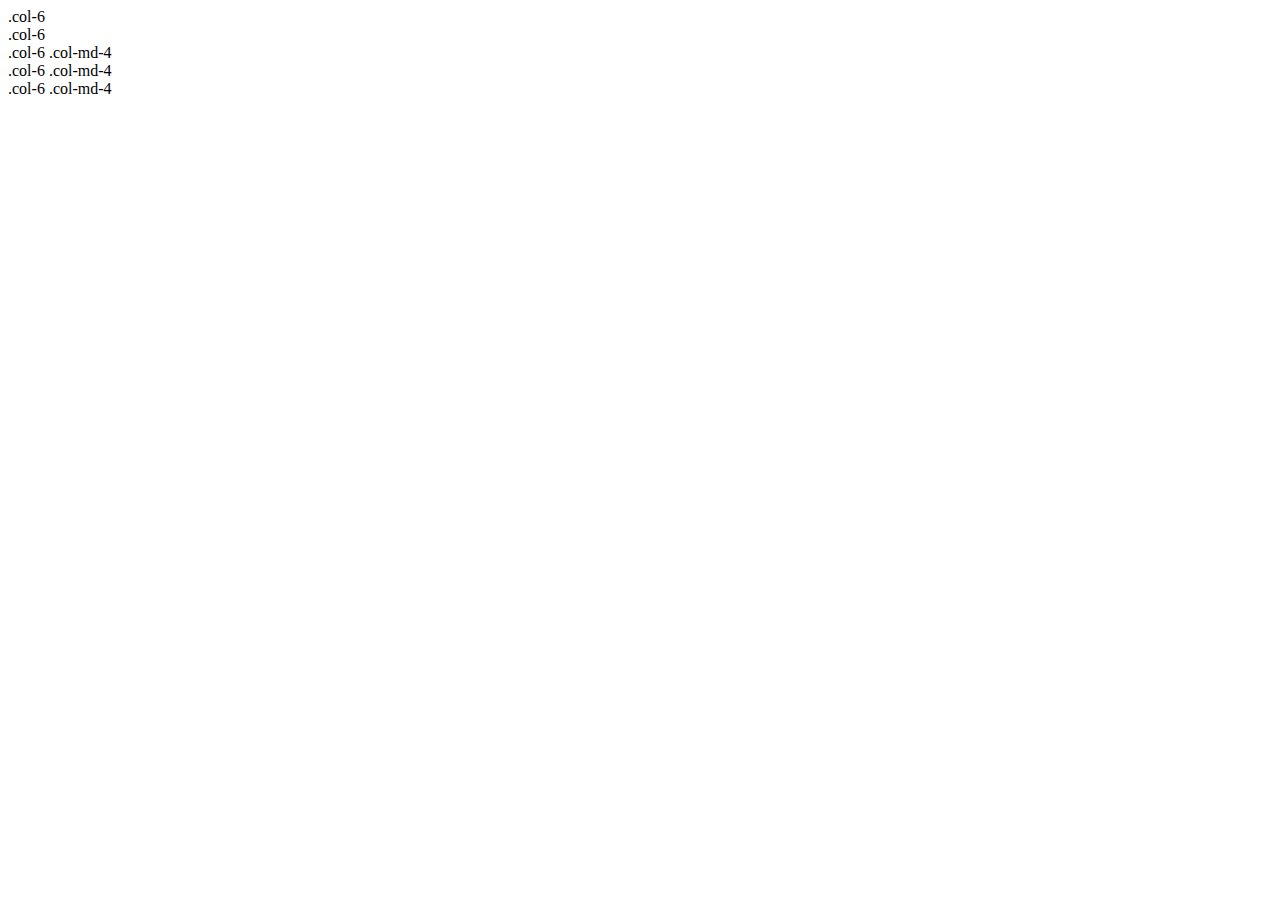
<file: mini/index.html>
<!doctype html>
<html lang="en">
  <head>
    <!-- Required meta tags -->
    <meta charset="utf-8">
    <meta name="viewport" content="width=device-width, initial-scale=1, shrink-to-fit=no">

    <!-- Bootstrap CSS -->
    <link rel="stylesheet" href="https://stackpath.bootstrapcdn.com/bootstrap/4.5.0/css/bootstrap.min.css" integrity="sha384-9aIt2nRpC12Uk9gS9baDl411NQApFmC26EwAOH8WgZl5MYYxFfc+NcPb1dKGj7Sk" crossorigin="anonymous">
    <script src="https://code.jquery.com/jquery-3.5.1.slim.min.js" integrity="sha384-DfXdz2htPH0lsSSs5nCTpuj/zy4C+OGpamoFVy38MVBnE+IbbVYUew+OrCXaRkfj" crossorigin="anonymous"></script>
    <script src="https://cdn.jsdelivr.net/npm/popper.js@1.16.0/dist/umd/popper.min.js" integrity="sha384-Q6E9RHvbIyZFJoft+2mJbHaEWldlvI9IOYy5n3zV9zzTtmI3UksdQRVvoxMfooAo" crossorigin="anonymous"></script>
    <script src="https://stackpath.bootstrapcdn.com/bootstrap/4.5.0/js/bootstrap.min.js" integrity="sha384-OgVRvuATP1z7JjHLkuOU7Xw704+h835Lr+6QL9UvYjZE3Ipu6Tp75j7Bh/kR0JKI" crossorigin="anonymous"></script>
    <link rel="stylesheet" type="text/css" href="index.css">

    <title>Recreation hub</title>
  </head>
  <body>
    <div class="row">
  <div class="col-6">.col-6</div>
  <div class="col-6">.col-6</div>
</div>
<div class="row">
  <div class="col-6 col-sm-4">.col-6 .col-md-4</div>
  <div class="col-6 col-sm-4">.col-6 .col-md-4</div>
  <div class="col-6 col-sm-4">.col-6 .col-md-4</div>
</div>
   


    
  </body>
</html>
</file>
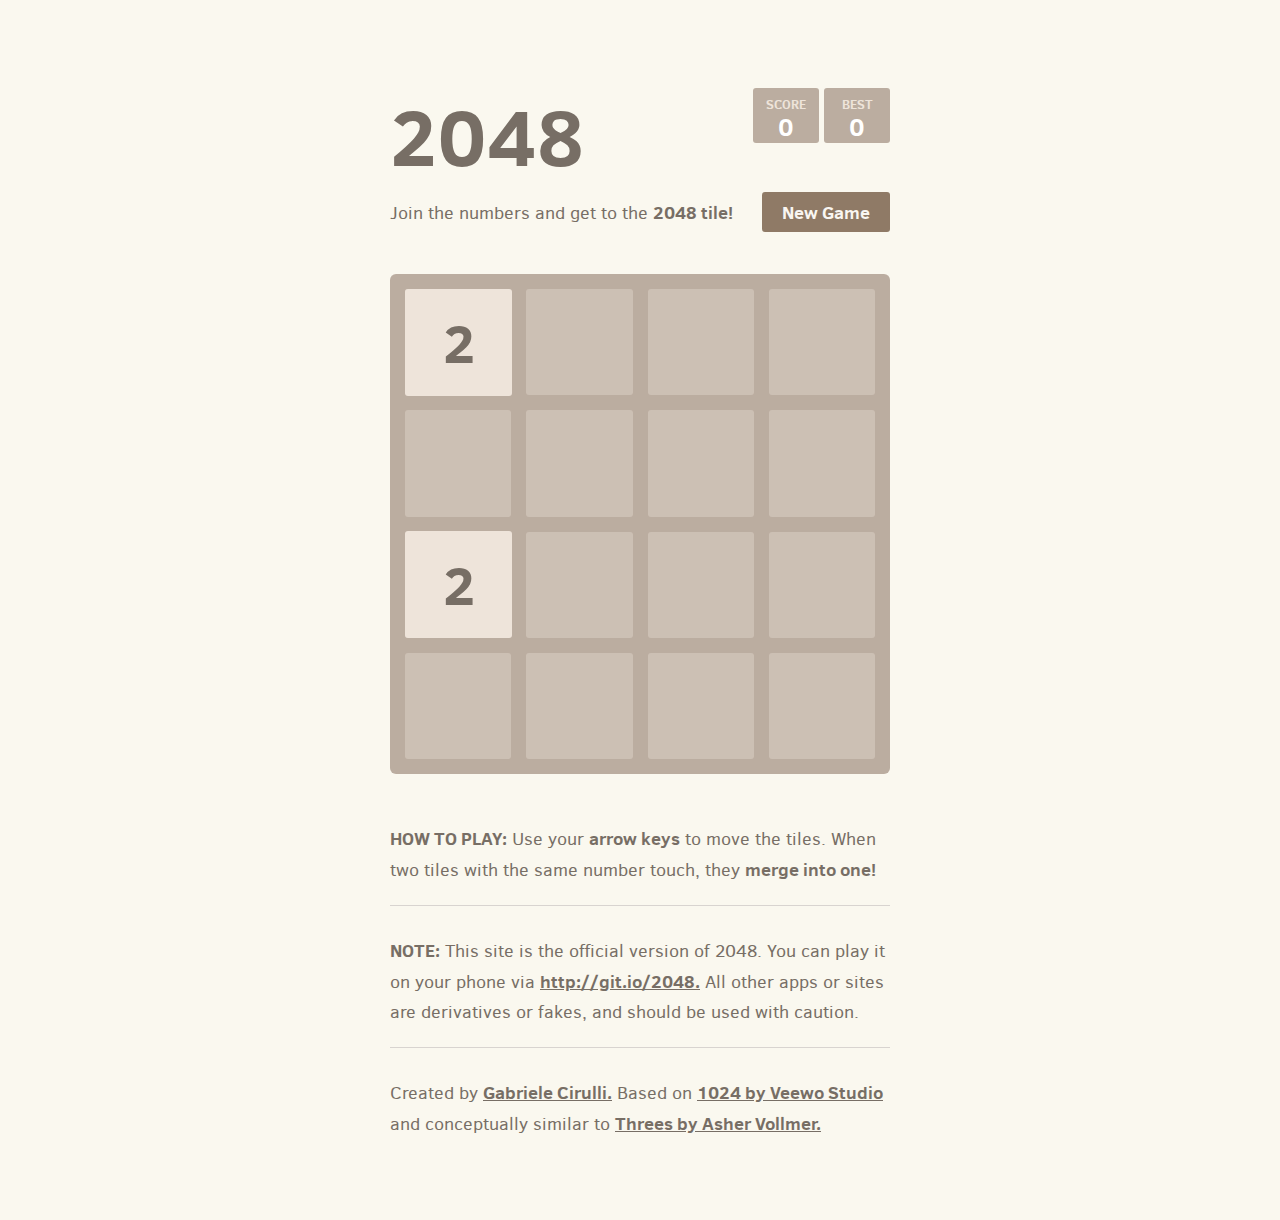
<file: mini/2048-master/index.html>
<!DOCTYPE html>
<html>
<head>
  <meta charset="utf-8">
  <title>2048</title>

  <link href="style/main.css" rel="stylesheet" type="text/css">
  <link rel="shortcut icon" href="favicon.ico">
  <link rel="apple-touch-icon" href="meta/apple-touch-icon.png">
  <link rel="apple-touch-startup-image" href="meta/apple-touch-startup-image-640x1096.png" media="(device-width: 320px) and (device-height: 568px) and (-webkit-device-pixel-ratio: 2)"> <!-- iPhone 5+ -->
  <link rel="apple-touch-startup-image" href="meta/apple-touch-startup-image-640x920.png"  media="(device-width: 320px) and (device-height: 480px) and (-webkit-device-pixel-ratio: 2)"> <!-- iPhone, retina -->
  <meta name="apple-mobile-web-app-capable" content="yes">
  <meta name="apple-mobile-web-app-status-bar-style" content="black">

  <meta name="HandheldFriendly" content="True">
  <meta name="MobileOptimized" content="320">
  <meta name="viewport" content="width=device-width, target-densitydpi=160dpi, initial-scale=1.0, maximum-scale=1, user-scalable=no, minimal-ui">
</head>
<body>
  <div class="container">
    <div class="heading">
      <h1 class="title">2048</h1>
      <div class="scores-container">
        <div class="score-container">0</div>
        <div class="best-container">0</div>
      </div>
    </div>

    <div class="above-game">
      <p class="game-intro">Join the numbers and get to the <strong>2048 tile!</strong></p>
      <a class="restart-button">New Game</a>
    </div>

    <div class="game-container">
      <div class="game-message">
        <p></p>
        <div class="lower">
	        <a class="keep-playing-button">Keep going</a>
          <a class="retry-button">Try again</a>
        </div>
      </div>

      <div class="grid-container">
        <div class="grid-row">
          <div class="grid-cell"></div>
          <div class="grid-cell"></div>
          <div class="grid-cell"></div>
          <div class="grid-cell"></div>
        </div>
        <div class="grid-row">
          <div class="grid-cell"></div>
          <div class="grid-cell"></div>
          <div class="grid-cell"></div>
          <div class="grid-cell"></div>
        </div>
        <div class="grid-row">
          <div class="grid-cell"></div>
          <div class="grid-cell"></div>
          <div class="grid-cell"></div>
          <div class="grid-cell"></div>
        </div>
        <div class="grid-row">
          <div class="grid-cell"></div>
          <div class="grid-cell"></div>
          <div class="grid-cell"></div>
          <div class="grid-cell"></div>
        </div>
      </div>

      <div class="tile-container">

      </div>
    </div>

    <p class="game-explanation">
      <strong class="important">How to play:</strong> Use your <strong>arrow keys</strong> to move the tiles. When two tiles with the same number touch, they <strong>merge into one!</strong>
    </p>
    <hr>
    <p>
    <strong class="important">Note:</strong> This site is the official version of 2048. You can play it on your phone via <a href="http://git.io/2048">http://git.io/2048.</a> All other apps or sites are derivatives or fakes, and should be used with caution.
    </p>
    <hr>
    <p>
    Created by <a href="http://gabrielecirulli.com" target="_blank">Gabriele Cirulli.</a> Based on <a href="https://itunes.apple.com/us/app/1024!/id823499224" target="_blank">1024 by Veewo Studio</a> and conceptually similar to <a href="http://asherv.com/threes/" target="_blank">Threes by Asher Vollmer.</a>
    </p>
  </div>

  <script src="js/bind_polyfill.js"></script>
  <script src="js/classlist_polyfill.js"></script>
  <script src="js/animframe_polyfill.js"></script>
  <script src="js/keyboard_input_manager.js"></script>
  <script src="js/html_actuator.js"></script>
  <script src="js/grid.js"></script>
  <script src="js/tile.js"></script>
  <script src="js/local_storage_manager.js"></script>
  <script src="js/game_manager.js"></script>
  <script src="js/application.js"></script>
</body>
</html>
</file>
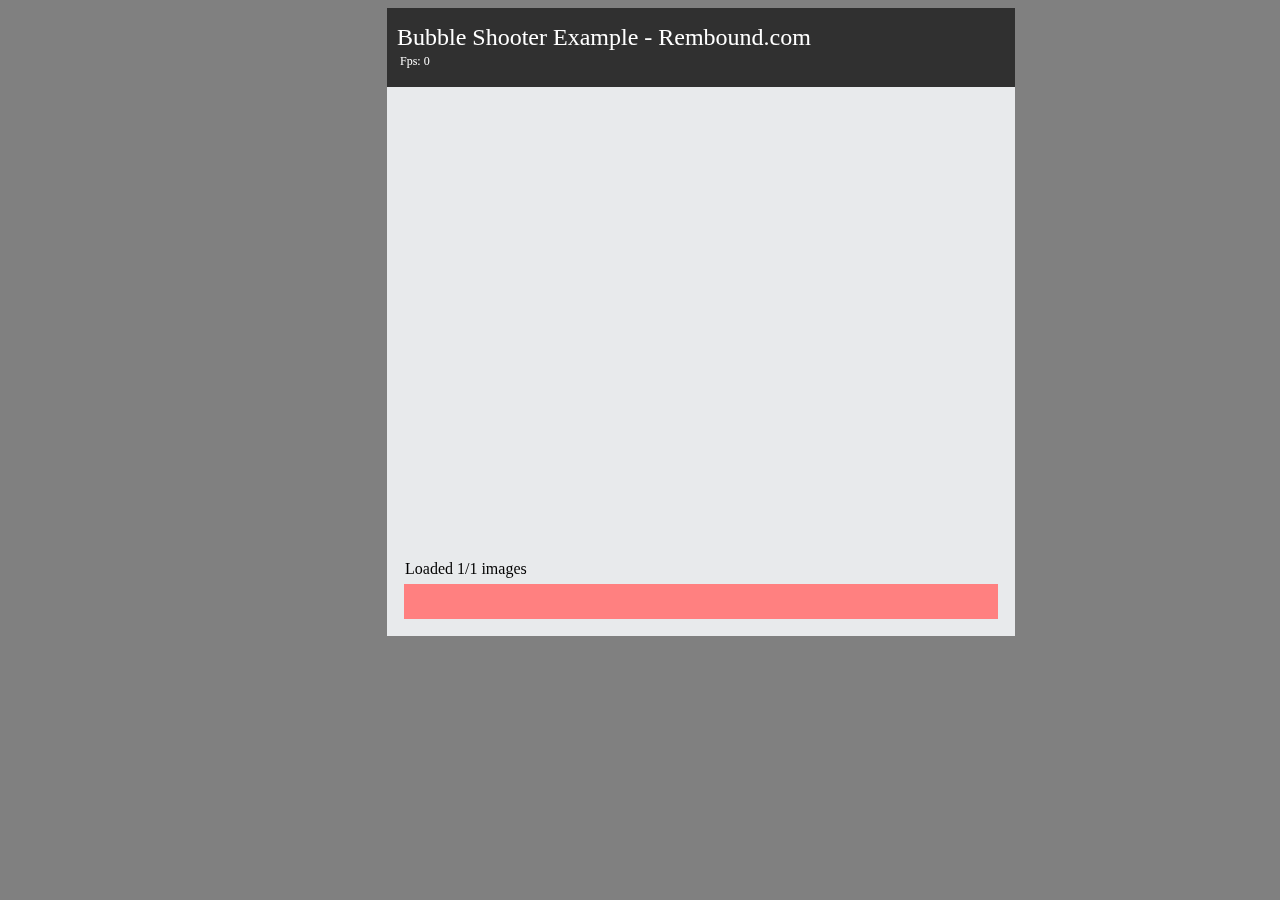
<file: mini/Bubble-Shooter-HTML5/index.html>
<!DOCTYPE html>
<html>
<head>
<meta charset="UTF-8">
<title>Rembound.com Example</title>
<script type='text/javascript' src='bubble-shooter-example.js'></script>
</head>

<body style="background-color: gray;">

<canvas style="margin-left: 30%;" id="viewport" width="628" height="628"></canvas></div>
</body>

</html>
</file>
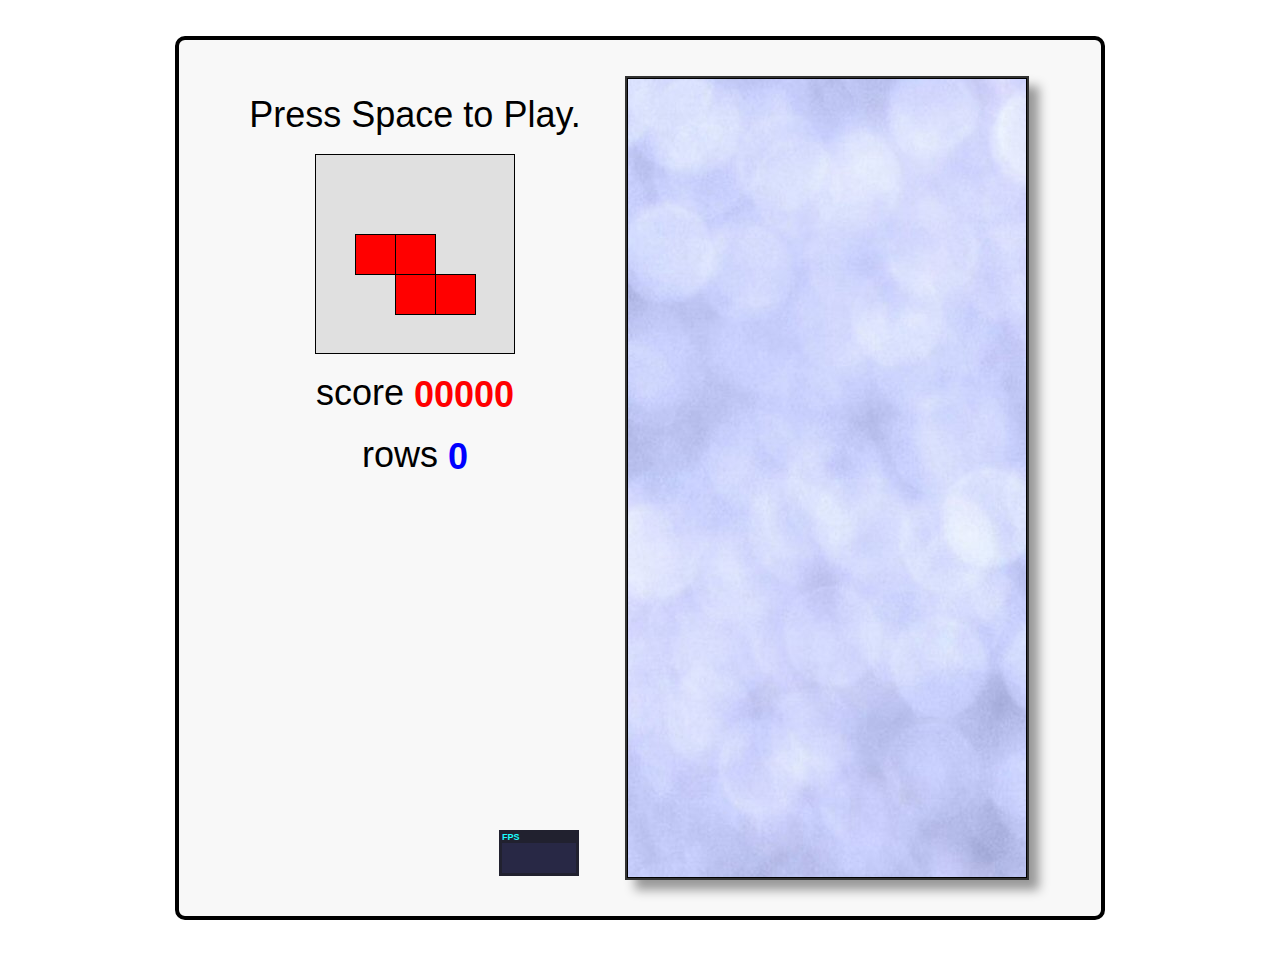
<file: mini/javascript-tetris/index.html>
<!DOCTYPE html>
<html>
<head>
  <title>Javascript Tetris</title>
  <style>
    body      { font-family: Helvetica, sans-serif; }
    #tetris   { margin: 1em auto; padding: 1em; border: 4px solid black; border-radius: 10px; background-color: #F8F8F8; }
    #stats    { display: inline-block; vertical-align: top; }
    #canvas   { display: inline-block; vertical-align: top; background: url(texture.jpg); box-shadow: 10px 10px 10px #999; border: 2px solid #333; }
    #menu     { display: inline-block; vertical-align: top; position: relative; }
    #menu p   { margin: 0.5em 0; text-align: center; }
    #menu p a { text-decoration: none; color: black; }
    #upcoming { display: block; margin: 0 auto; background-color: #E0E0E0; }
    #score    { color: red; font-weight: bold; vertical-align: middle; }
    #rows     { color: blue; font-weight: bold; vertical-align: middle; }
    #stats    { position: absolute; bottom: 0em; right: 1em; }
    @media screen and (min-width:   0px) and (min-height:   0px)  { #tetris { font-size: 0.75em; width: 250px; } #menu { width: 100px; height: 200px; } #upcoming { width:  50px; height:  50px; } #canvas { width: 100px; height: 200px; } } /* 10px chunks */
    @media screen and (min-width: 400px) and (min-height: 400px)  { #tetris { font-size: 1.00em; width: 350px; } #menu { width: 150px; height: 300px; } #upcoming { width:  75px; height:  75px; } #canvas { width: 150px; height: 300px; } } /* 15px chunks */
    @media screen and (min-width: 500px) and (min-height: 500px)  { #tetris { font-size: 1.25em; width: 450px; } #menu { width: 200px; height: 400px; } #upcoming { width: 100px; height: 100px; } #canvas { width: 200px; height: 400px; } } /* 20px chunks */
    @media screen and (min-width: 600px) and (min-height: 600px)  { #tetris { font-size: 1.50em; width: 550px; } #menu { width: 250px; height: 500px; } #upcoming { width: 125px; height: 125px; } #canvas { width: 250px; height: 500px; } } /* 25px chunks */
    @media screen and (min-width: 700px) and (min-height: 700px)  { #tetris { font-size: 1.75em; width: 650px; } #menu { width: 300px; height: 600px; } #upcoming { width: 150px; height: 150px; } #canvas { width: 300px; height: 600px; } } /* 30px chunks */
    @media screen and (min-width: 800px) and (min-height: 800px)  { #tetris { font-size: 2.00em; width: 750px; } #menu { width: 350px; height: 700px; } #upcoming { width: 175px; height: 175px; } #canvas { width: 350px; height: 700px; } } /* 35px chunks */
    @media screen and (min-width: 900px) and (min-height: 900px)  { #tetris { font-size: 2.25em; width: 850px; } #menu { width: 400px; height: 800px; } #upcoming { width: 200px; height: 200px; } #canvas { width: 400px; height: 800px; } } /* 40px chunks */
  </style>
</head>

<body>

  <div id="tetris">
    <div id="menu">
      <p id="start"><a href="javascript:play();">Press Space to Play.</a></p>
      <p><canvas id="upcoming"></canvas></p>
      <p>score <span id="score">00000</span></p>
      <p>rows <span id="rows">0</span></p>
    </div>
    <canvas id="canvas">
      Sorry, this example cannot be run because your browser does not support the &lt;canvas&gt; element
    </canvas>
  </div>

  <script src="stats.js"></script>
  <script>

    //-------------------------------------------------------------------------
    // base helper methods
    //-------------------------------------------------------------------------

    function get(id)        { return document.getElementById(id);  }
    function hide(id)       { get(id).style.visibility = 'hidden'; }
    function show(id)       { get(id).style.visibility = null;     }
    function html(id, html) { get(id).innerHTML = html;            }

    function timestamp()           { return new Date().getTime();                             }
    function random(min, max)      { return (min + (Math.random() * (max - min)));            }
    function randomChoice(choices) { return choices[Math.round(random(0, choices.length-1))]; }

    if (!window.requestAnimationFrame) { // http://paulirish.com/2011/requestanimationframe-for-smart-animating/
      window.requestAnimationFrame = window.webkitRequestAnimationFrame ||
                                     window.mozRequestAnimationFrame    ||
                                     window.oRequestAnimationFrame      ||
                                     window.msRequestAnimationFrame     ||
                                     function(callback, element) {
                                       window.setTimeout(callback, 1000 / 60);
                                     }
    }

    //-------------------------------------------------------------------------
    // game constants
    //-------------------------------------------------------------------------

    var KEY     = { ESC: 27, SPACE: 32, LEFT: 37, UP: 38, RIGHT: 39, DOWN: 40 },
        DIR     = { UP: 0, RIGHT: 1, DOWN: 2, LEFT: 3, MIN: 0, MAX: 3 },
        stats   = new Stats(),
        canvas  = get('canvas'),
        ctx     = canvas.getContext('2d'),
        ucanvas = get('upcoming'),
        uctx    = ucanvas.getContext('2d'),
        speed   = { start: 0.6, decrement: 0.005, min: 0.1 }, // how long before piece drops by 1 row (seconds)
        nx      = 10, // width of tetris court (in blocks)
        ny      = 20, // height of tetris court (in blocks)
        nu      = 5;  // width/height of upcoming preview (in blocks)

    //-------------------------------------------------------------------------
    // game variables (initialized during reset)
    //-------------------------------------------------------------------------

    var dx, dy,        // pixel size of a single tetris block
        blocks,        // 2 dimensional array (nx*ny) representing tetris court - either empty block or occupied by a 'piece'
        actions,       // queue of user actions (inputs)
        playing,       // true|false - game is in progress
        dt,            // time since starting this game
        current,       // the current piece
        next,          // the next piece
        score,         // the current score
        vscore,        // the currently displayed score (it catches up to score in small chunks - like a spinning slot machine)
        rows,          // number of completed rows in the current game
        step;          // how long before current piece drops by 1 row

    //-------------------------------------------------------------------------
    // tetris pieces
    //
    // blocks: each element represents a rotation of the piece (0, 90, 180, 270)
    //         each element is a 16 bit integer where the 16 bits represent
    //         a 4x4 set of blocks, e.g. j.blocks[0] = 0x44C0
    //
    //             0100 = 0x4 << 3 = 0x4000
    //             0100 = 0x4 << 2 = 0x0400
    //             1100 = 0xC << 1 = 0x00C0
    //             0000 = 0x0 << 0 = 0x0000
    //                               ------
    //                               0x44C0
    //
    //-------------------------------------------------------------------------

    var i = { size: 4, blocks: [0x0F00, 0x2222, 0x00F0, 0x4444], color: 'cyan'   };
    var j = { size: 3, blocks: [0x44C0, 0x8E00, 0x6440, 0x0E20], color: 'blue'   };
    var l = { size: 3, blocks: [0x4460, 0x0E80, 0xC440, 0x2E00], color: 'orange' };
    var o = { size: 2, blocks: [0xCC00, 0xCC00, 0xCC00, 0xCC00], color: 'yellow' };
    var s = { size: 3, blocks: [0x06C0, 0x8C40, 0x6C00, 0x4620], color: 'green'  };
    var t = { size: 3, blocks: [0x0E40, 0x4C40, 0x4E00, 0x4640], color: 'purple' };
    var z = { size: 3, blocks: [0x0C60, 0x4C80, 0xC600, 0x2640], color: 'red'    };

    //------------------------------------------------
    // do the bit manipulation and iterate through each
    // occupied block (x,y) for a given piece
    //------------------------------------------------
    function eachblock(type, x, y, dir, fn) {
      var bit, result, row = 0, col = 0, blocks = type.blocks[dir];
      for(bit = 0x8000 ; bit > 0 ; bit = bit >> 1) {
        if (blocks & bit) {
          fn(x + col, y + row);
        }
        if (++col === 4) {
          col = 0;
          ++row;
        }
      }
    }

    //-----------------------------------------------------
    // check if a piece can fit into a position in the grid
    //-----------------------------------------------------
    function occupied(type, x, y, dir) {
      var result = false
      eachblock(type, x, y, dir, function(x, y) {
        if ((x < 0) || (x >= nx) || (y < 0) || (y >= ny) || getBlock(x,y))
          result = true;
      });
      return result;
    }

    function unoccupied(type, x, y, dir) {
      return !occupied(type, x, y, dir);
    }

    //-----------------------------------------
    // start with 4 instances of each piece and
    // pick randomly until the 'bag is empty'
    //-----------------------------------------
    var pieces = [];
    function randomPiece() {
      if (pieces.length == 0)
        pieces = [i,i,i,i,j,j,j,j,l,l,l,l,o,o,o,o,s,s,s,s,t,t,t,t,z,z,z,z];
      var type = pieces.splice(random(0, pieces.length-1), 1)[0];
      return { type: type, dir: DIR.UP, x: Math.round(random(0, nx - type.size)), y: 0 };
    }


    //-------------------------------------------------------------------------
    // GAME LOOP
    //-------------------------------------------------------------------------

    function run() {

      showStats(); // initialize FPS counter
      addEvents(); // attach keydown and resize events

      var last = now = timestamp();
      function frame() {
        now = timestamp();
        update(Math.min(1, (now - last) / 1000.0)); // using requestAnimationFrame have to be able to handle large delta's caused when it 'hibernates' in a background or non-visible tab
        draw();
        stats.update();
        last = now;
        requestAnimationFrame(frame, canvas);
      }

      resize(); // setup all our sizing information
      reset();  // reset the per-game variables
      frame();  // start the first frame

    }

    function showStats() {
      stats.domElement.id = 'stats';
      get('menu').appendChild(stats.domElement);
    }

    function addEvents() {
      document.addEventListener('keydown', keydown, false);
      window.addEventListener('resize', resize, false);
    }

    function resize(event) {
      canvas.width   = canvas.clientWidth;  // set canvas logical size equal to its physical size
      canvas.height  = canvas.clientHeight; // (ditto)
      ucanvas.width  = ucanvas.clientWidth;
      ucanvas.height = ucanvas.clientHeight;
      dx = canvas.width  / nx; // pixel size of a single tetris block
      dy = canvas.height / ny; // (ditto)
      invalidate();
      invalidateNext();
    }

    function keydown(ev) {
      var handled = false;
      if (playing) {
        switch(ev.keyCode) {
          case KEY.LEFT:   actions.push(DIR.LEFT);  handled = true; break;
          case KEY.RIGHT:  actions.push(DIR.RIGHT); handled = true; break;
          case KEY.UP:     actions.push(DIR.UP);    handled = true; break;
          case KEY.DOWN:   actions.push(DIR.DOWN);  handled = true; break;
          case KEY.ESC:    lose();                  handled = true; break;
        }
      }
      else if (ev.keyCode == KEY.SPACE) {
        play();
        handled = true;
      }
      if (handled)
        ev.preventDefault(); // prevent arrow keys from scrolling the page (supported in IE9+ and all other browsers)
    }

    //-------------------------------------------------------------------------
    // GAME LOGIC
    //-------------------------------------------------------------------------

    function play() { hide('start'); reset();          playing = true;  }
    function lose() { show('start'); setVisualScore(); playing = false; }

    function setVisualScore(n)      { vscore = n || score; invalidateScore(); }
    function setScore(n)            { score = n; setVisualScore(n);  }
    function addScore(n)            { score = score + n;   }
    function clearScore()           { setScore(0); }
    function clearRows()            { setRows(0); }
    function setRows(n)             { rows = n; step = Math.max(speed.min, speed.start - (speed.decrement*rows)); invalidateRows(); }
    function addRows(n)             { setRows(rows + n); }
    function getBlock(x,y)          { return (blocks && blocks[x] ? blocks[x][y] : null); }
    function setBlock(x,y,type)     { blocks[x] = blocks[x] || []; blocks[x][y] = type; invalidate(); }
    function clearBlocks()          { blocks = []; invalidate(); }
    function clearActions()         { actions = []; }
    function setCurrentPiece(piece) { current = piece || randomPiece(); invalidate();     }
    function setNextPiece(piece)    { next    = piece || randomPiece(); invalidateNext(); }

    function reset() {
      dt = 0;
      clearActions();
      clearBlocks();
      clearRows();
      clearScore();
      setCurrentPiece(next);
      setNextPiece();
    }

    function update(idt) {
      if (playing) {
        if (vscore < score)
          setVisualScore(vscore + 1);
        handle(actions.shift());
        dt = dt + idt;
        if (dt > step) {
          dt = dt - step;
          drop();
        }
      }
    }

    function handle(action) {
      switch(action) {
        case DIR.LEFT:  move(DIR.LEFT);  break;
        case DIR.RIGHT: move(DIR.RIGHT); break;
        case DIR.UP:    rotate();        break;
        case DIR.DOWN:  drop();          break;
      }
    }

    function move(dir) {
      var x = current.x, y = current.y;
      switch(dir) {
        case DIR.RIGHT: x = x + 1; break;
        case DIR.LEFT:  x = x - 1; break;
        case DIR.DOWN:  y = y + 1; break;
      }
      if (unoccupied(current.type, x, y, current.dir)) {
        current.x = x;
        current.y = y;
        invalidate();
        return true;
      }
      else {
        return false;
      }
    }

    function rotate() {
      var newdir = (current.dir == DIR.MAX ? DIR.MIN : current.dir + 1);
      if (unoccupied(current.type, current.x, current.y, newdir)) {
        current.dir = newdir;
        invalidate();
      }
    }

    function drop() {
      if (!move(DIR.DOWN)) {
        addScore(10);
        dropPiece();
        removeLines();
        setCurrentPiece(next);
        setNextPiece(randomPiece());
        clearActions();
        if (occupied(current.type, current.x, current.y, current.dir)) {
          lose();
        }
      }
    }

    function dropPiece() {
      eachblock(current.type, current.x, current.y, current.dir, function(x, y) {
        setBlock(x, y, current.type);
      });
    }

    function removeLines() {
      var x, y, complete, n = 0;
      for(y = ny ; y > 0 ; --y) {
        complete = true;
        for(x = 0 ; x < nx ; ++x) {
          if (!getBlock(x, y))
            complete = false;
        }
        if (complete) {
          removeLine(y);
          y = y + 1; // recheck same line
          n++;
        }
      }
      if (n > 0) {
        addRows(n);
        addScore(100*Math.pow(2,n-1)); // 1: 100, 2: 200, 3: 400, 4: 800
      }
    }

    function removeLine(n) {
      var x, y;
      for(y = n ; y >= 0 ; --y) {
        for(x = 0 ; x < nx ; ++x)
          setBlock(x, y, (y == 0) ? null : getBlock(x, y-1));
      }
    }

    //-------------------------------------------------------------------------
    // RENDERING
    //-------------------------------------------------------------------------

    var invalid = {};

    function invalidate()         { invalid.court  = true; }
    function invalidateNext()     { invalid.next   = true; }
    function invalidateScore()    { invalid.score  = true; }
    function invalidateRows()     { invalid.rows   = true; }

    function draw() {
      ctx.save();
      ctx.lineWidth = 1;
      ctx.translate(0.5, 0.5); // for crisp 1px black lines
      drawCourt();
      drawNext();
      drawScore();
      drawRows();
      ctx.restore();
    }

    function drawCourt() {
      if (invalid.court) {
        ctx.clearRect(0, 0, canvas.width, canvas.height);
        if (playing)
          drawPiece(ctx, current.type, current.x, current.y, current.dir);
        var x, y, block;
        for(y = 0 ; y < ny ; y++) {
          for (x = 0 ; x < nx ; x++) {
            if (block = getBlock(x,y))
              drawBlock(ctx, x, y, block.color);
          }
        }
        ctx.strokeRect(0, 0, nx*dx - 1, ny*dy - 1); // court boundary
        invalid.court = false;
      }
    }

    function drawNext() {
      if (invalid.next) {
        var padding = (nu - next.type.size) / 2; // half-arsed attempt at centering next piece display
        uctx.save();
        uctx.translate(0.5, 0.5);
        uctx.clearRect(0, 0, nu*dx, nu*dy);
        drawPiece(uctx, next.type, padding, padding, next.dir);
        uctx.strokeStyle = 'black';
        uctx.strokeRect(0, 0, nu*dx - 1, nu*dy - 1);
        uctx.restore();
        invalid.next = false;
      }
    }

    function drawScore() {
      if (invalid.score) {
        html('score', ("00000" + Math.floor(vscore)).slice(-5));
        invalid.score = false;
      }
    }

    function drawRows() {
      if (invalid.rows) {
        html('rows', rows);
        invalid.rows = false;
      }
    }

    function drawPiece(ctx, type, x, y, dir) {
      eachblock(type, x, y, dir, function(x, y) {
        drawBlock(ctx, x, y, type.color);
      });
    }

    function drawBlock(ctx, x, y, color) {
      ctx.fillStyle = color;
      ctx.fillRect(x*dx, y*dy, dx, dy);
      ctx.strokeRect(x*dx, y*dy, dx, dy)
    }

    //-------------------------------------------------------------------------
    // FINALLY, lets run the game
    //-------------------------------------------------------------------------

    run();

  </script>

</body>
</html>
</file>
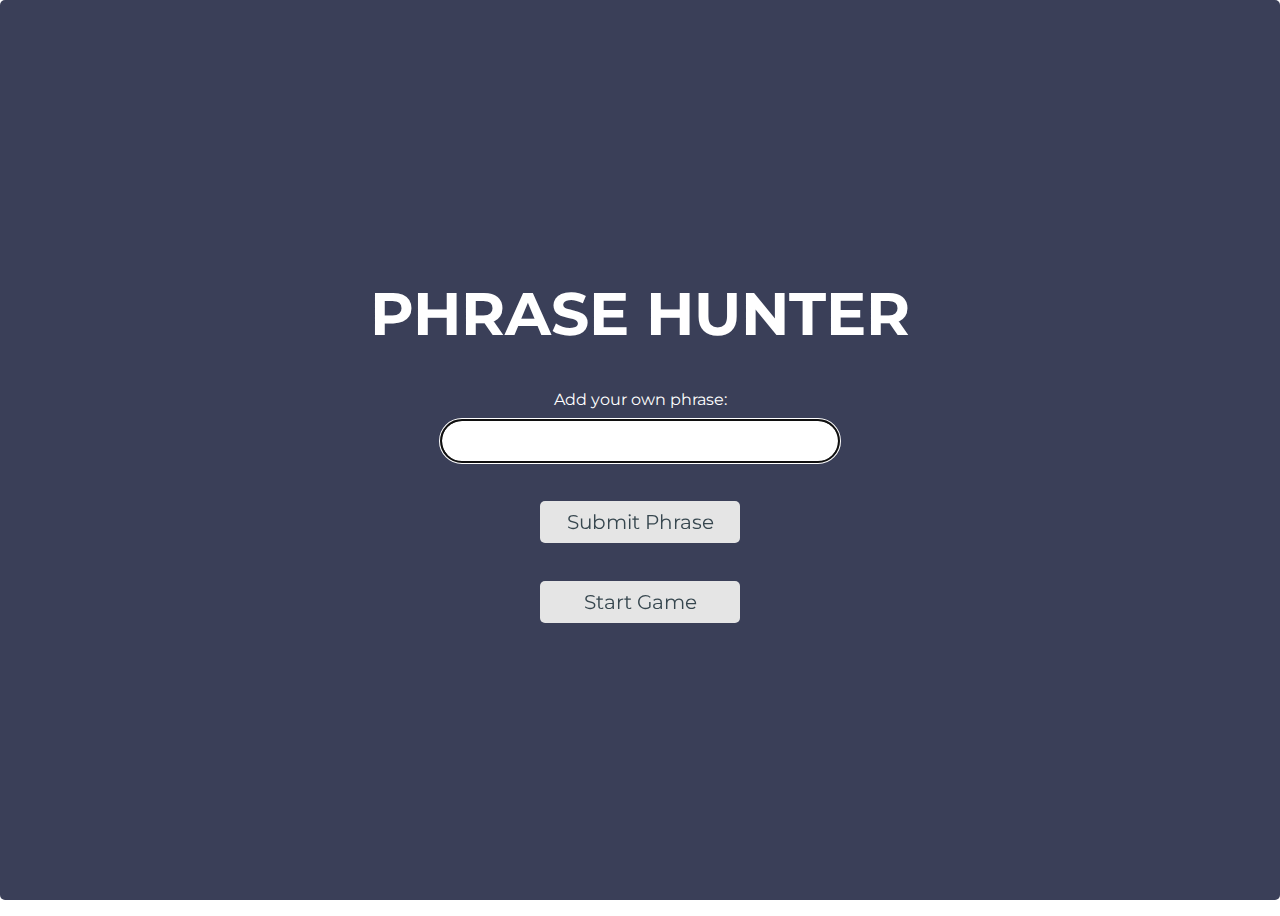
<file: mini/Oop-game-treehouse/index.html>
<!DOCTYPE html>
<html lang="en">
	<head>
		<meta charset="utf-8">
		<title>Phrase Hunter</title>
		<meta name="viewport" content="width=device-width, initial-scale=1.0">
		<link href="css/styles.css" rel="stylesheet">
		<link href="css/animate.css" rel="stylesheet">
		<link href="https://fonts.googleapis.com/css?family=Montserrat" rel="stylesheet">
	</head>

	<body>
		<div class="main-container">
			<div id="overlay" class="start">
				<h2 class="title">Phrase Hunter</h2>
				<h1 id="game-over-message"></h1>
				<label for="PhraseInputField">Add your own phrase:</label>
				  <input type="text" id="PhraseInputField" name="PhraseInputField">
				  <br><br>
				  <button type="submit" value="Submit" id="btn__submit">Submit Phrase</button>
				  <br><br>
				<button id="btn__reset">Start Game</button>
			</div>

			<div id="banner" class="section">
				<h2 class="header">Phrase Hunter</h2>
			</div>

			<div id="phrase" class="section">
				<ul></ul>
			</div>

			<div id="qwerty" class="section">
				<div class="keyrow">
					<button class="key q">q</button>
					<button class="key w">w</button>
					<button class="key e">e</button>
					<button class="key r">r</button>
					<button class="key t">t</button>
					<button class="key y">y</button>
					<button class="key u">u</button>
					<button class="key i">i</button>
					<button class="key o">o</button>
					<button class="key p">p</button>
				</div>

				<div class="keyrow">
					<button class="key a">a</button>
					<button class="key s">s</button>
					<button class="key d">d</button>
					<button class="key f">f</button>
					<button class="key g">g</button>
					<button class="key h">h</button>
					<button class="key j">j</button>
					<button class="key k">k</button>
					<button class="key l">l</button>
				</div>

				<div class="keyrow">
					<button class="key z">z</button>
					<button class="key x">x</button>
					<button class="key c">c</button>
					<button class="key v">v</button>
					<button class="key b">b</button>
					<button class="key n">n</button>
					<button class="key m">m</button>
				</div>
			</div>

			<div id="scoreboard" class="section">
				<ol>
					<li class="tries"><img src="images/liveHeart.png" alt="Heart Icon" height="35" width="30"></li>
					<li class="tries"><img src="images/liveHeart.png" alt="Heart Icon" height="35" width="30"></li>
					<li class="tries"><img src="images/liveHeart.png" alt="Heart Icon" height="35" width="30"></li>
					<li class="tries"><img src="images/liveHeart.png" alt="Heart Icon" height="35" width="30"></li>
					<li class="tries"><img src="images/liveHeart.png" alt="Heart Icon" height="35" width="30"></li>
				</ol>
			</div>
		</div>

	</body>
	<script type="text/javascript" src="js/HelperFunctions.js"></script>
    <script type="text/javascript" src="js/Variables.js"></script>
	<script type="text/javascript" src="js/Phrase.js"></script>
	<script type="text/javascript" src="js/Game.js"></script>
	<script type="text/javascript" src="js/app.js"></script>
</html>
</file>
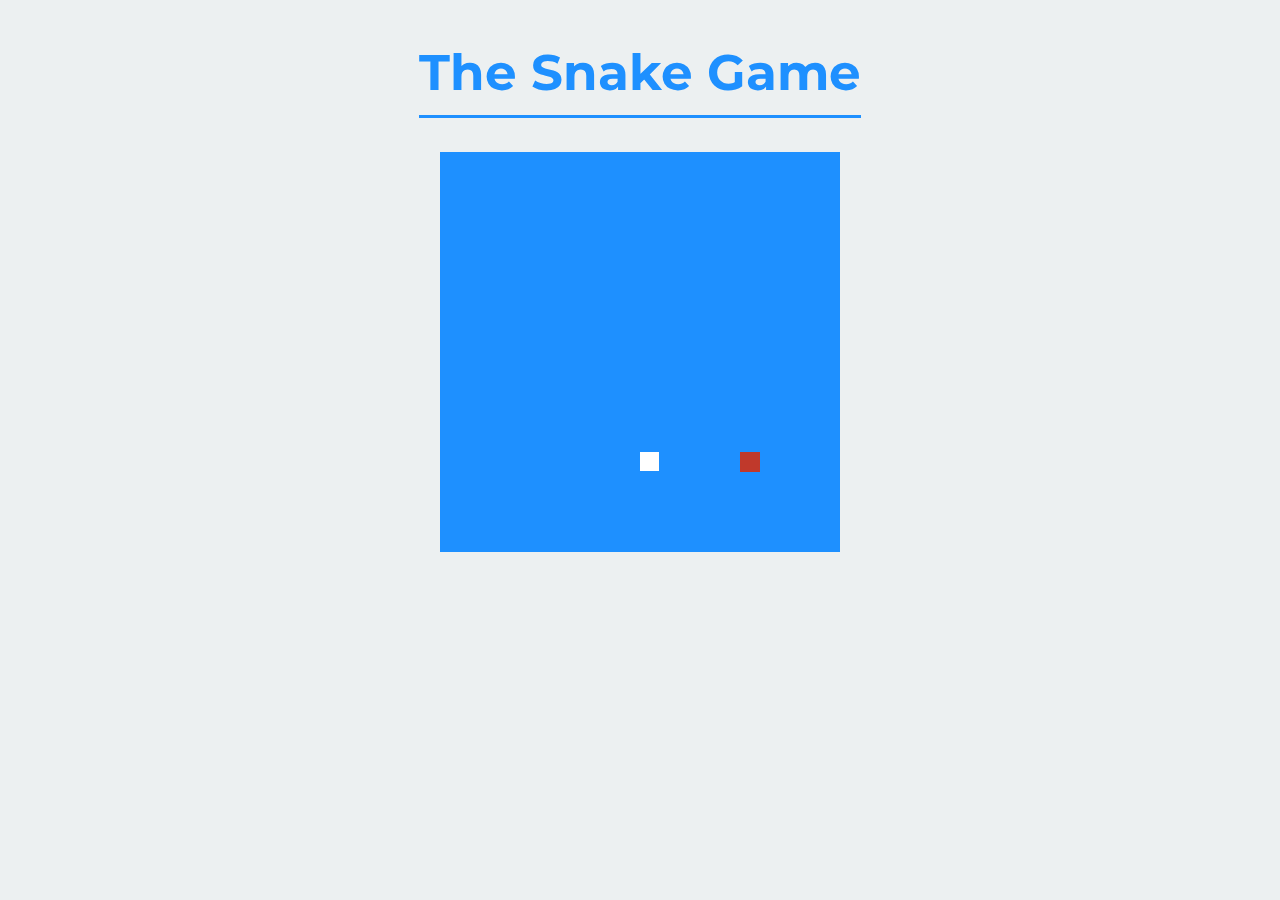
<file: mini/TheSnakeGame/index.html>
<!DOCTYPE html>
<html lang="pt-BR">
<head>
    <meta charset="UTF-8">   
    <title>The Snake Game</title>
    <link rel="stylesheet" type="text/css" href="style.css" media="screen"/>

</head>
<body>
    <header>
        <h1 class="logo1" >The Snake Game </h1>        
    </header>

    <div class="game">
        <canvas class="frame" type="text/javascript" id="stage" width="400" height="400"></canvas>
    </div>        
    <script src="script.js"></script>    
</body>
</html>
</file>
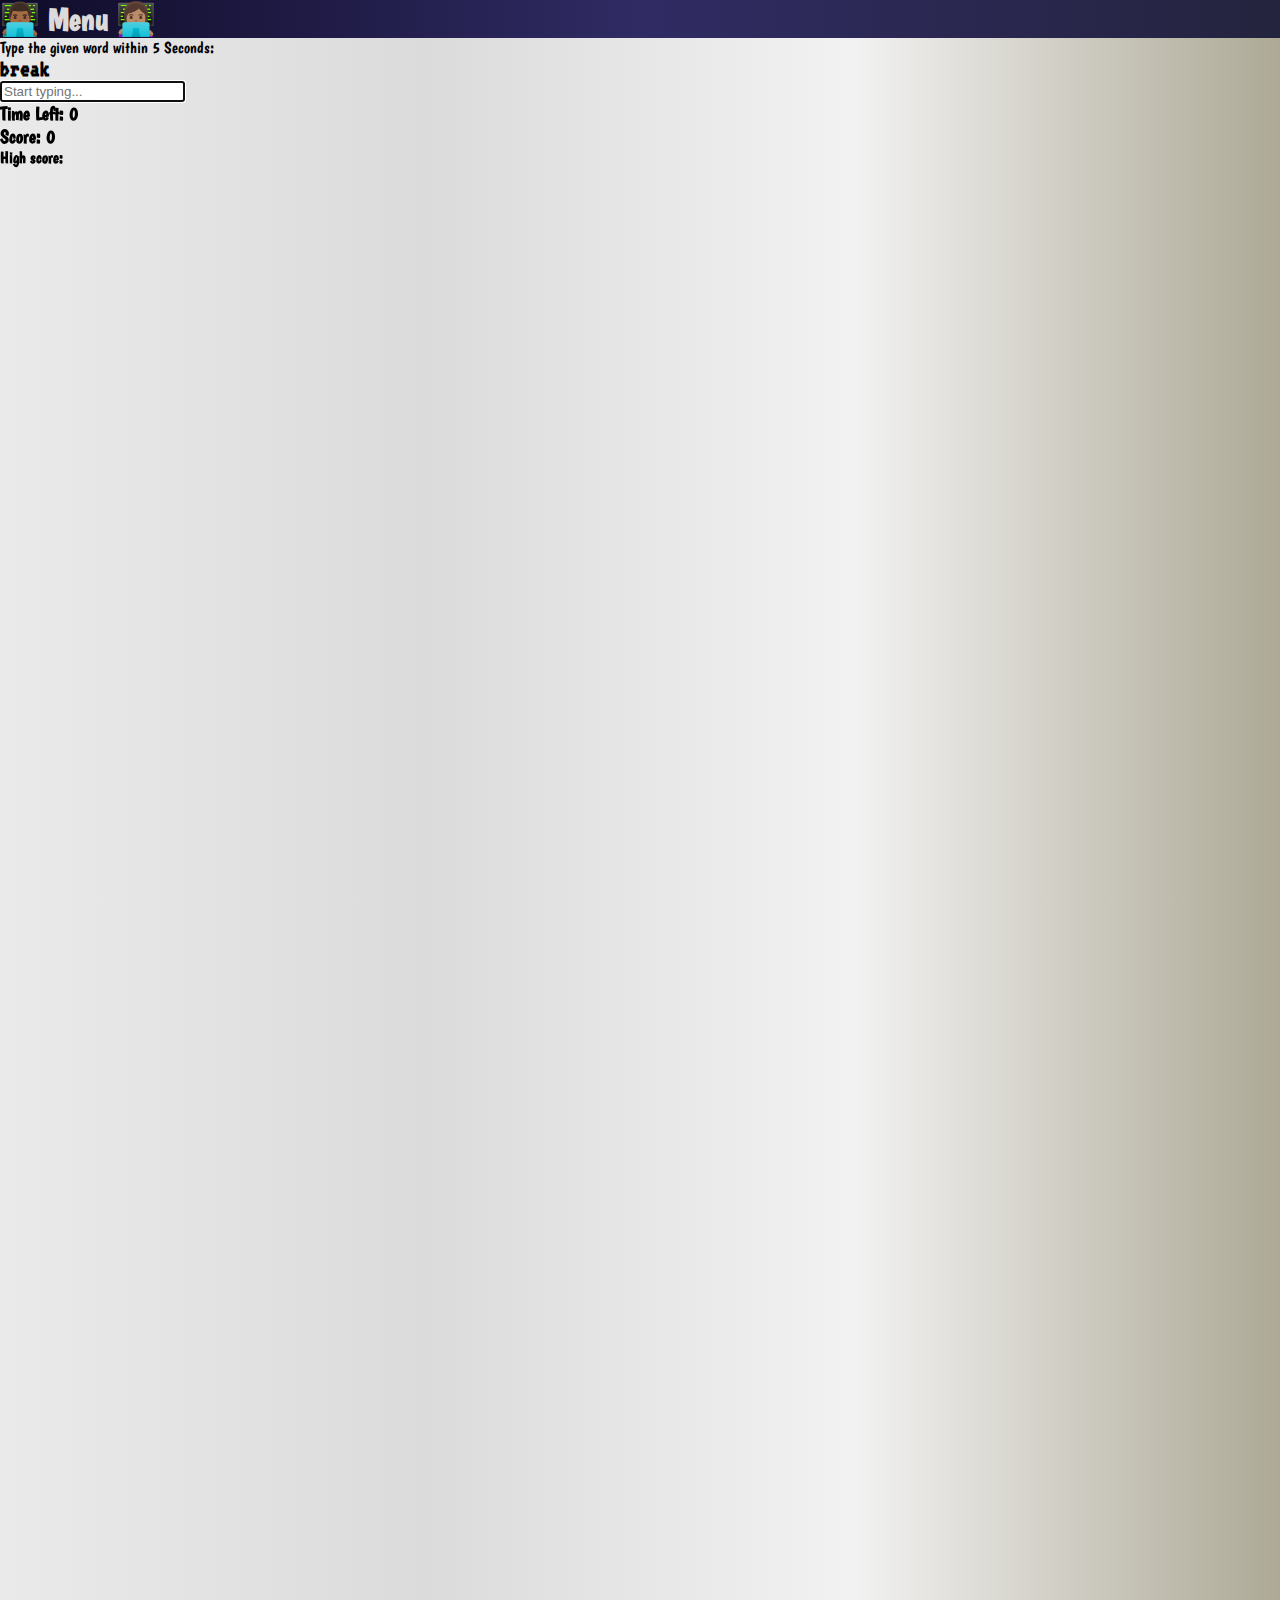
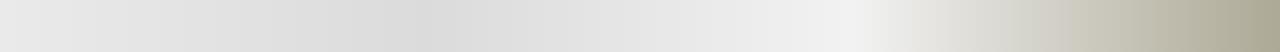
<file: mini/typingGame/index.html>
<!DOCTYPE html>
<html lang="en">
<head>
    <meta charset="UTF-8">
    <meta name="viewport" content="width=device-width, initial-scale=1.0">
    <meta http-equiv="X-UA-Compatible" content="ie=edge">
    <link rel="stylesheet" href="https://stackpath.bootstrapcdn.com/bootstrap/4.1.3/css/bootstrap.min.css" integrity="sha384-MCw98/SFnGE8fJT3GXwEOngsV7Zt27NXFoaoApmYm81iuXoPkFOJwJ8ERdknLPMO" crossorigin="anonymous">
    <link rel="stylesheet" href="css/style.css">
    <link href="https://fonts.googleapis.com/css?family=Boogaloo|Ceviche+One|Kalam|Source+Code+Pro|VT323" rel="stylesheet">
    <title>Typing skill</title>
</head>
<body class="ext-center">
    <header class="text-center" >
        <h1 id="optionBtn">👨🏾‍💻 Menu 👩🏽‍💻</h1>
    </header>
    <div class="slide" id="menuSlide">
         <!-- Introductions -->
         <div class="menuInfo row mt-5">
             <div class="container col-md-8">
                 <div class="menuCard card card-body bg-info text-white">
                     <h5>Instructions 🤔</h5>
                     <p>Type each word in the given amount of seconds to score. To play again, just type the current word. Yout score will reset</p>
                </div>
                <div class="menuCard mt-5 card card-body bg-info text-white">
                    <h5>Choose your destiny</h5>
                    <button id="easy">easy 🐷🌿</button>
                    <button id="medium">med 🐼🎋</button>
                    <button id="hard">hard 😱🔥</button>
                </div>
            </div>
        </div>
        <footer>
           
        </footer>
    </div>
    <div class="container text-center">
<!-- Word input -->
        <div class="row">
            <div class="col-md-6 mx-auto">
                <p class="intro">Type the given word within <span class="text-success" id="seconds"></span> Seconds:</p>
                <h2 class="display-2 mb-3" id="current-word"></h2>
                <h4 class="mt-2" id="message"></h4>
                <input type="text" class="form-control form-control-lg" placeholder="Start typing..." id="word-input" autofocus>
                

                <!-- Time & Score Columns -->
                <div class="row mt-2">
                    <div class="col-md-6">
                        <h3>Time Left: <span id="time">0</span></h3>
                    </div>
                    <div class="col-md-6">
                        <h3>Score: <span id="score">0</span></h3>
                    </div>
                    <div class="col-md-12">
                        <h4>High score: <span id="high-score">0</span></h4>
                    </div>
                </div>
            </div>
        </div>
    </div>
</body>
<script src="js/script.js" ></script>
</html>
</file>
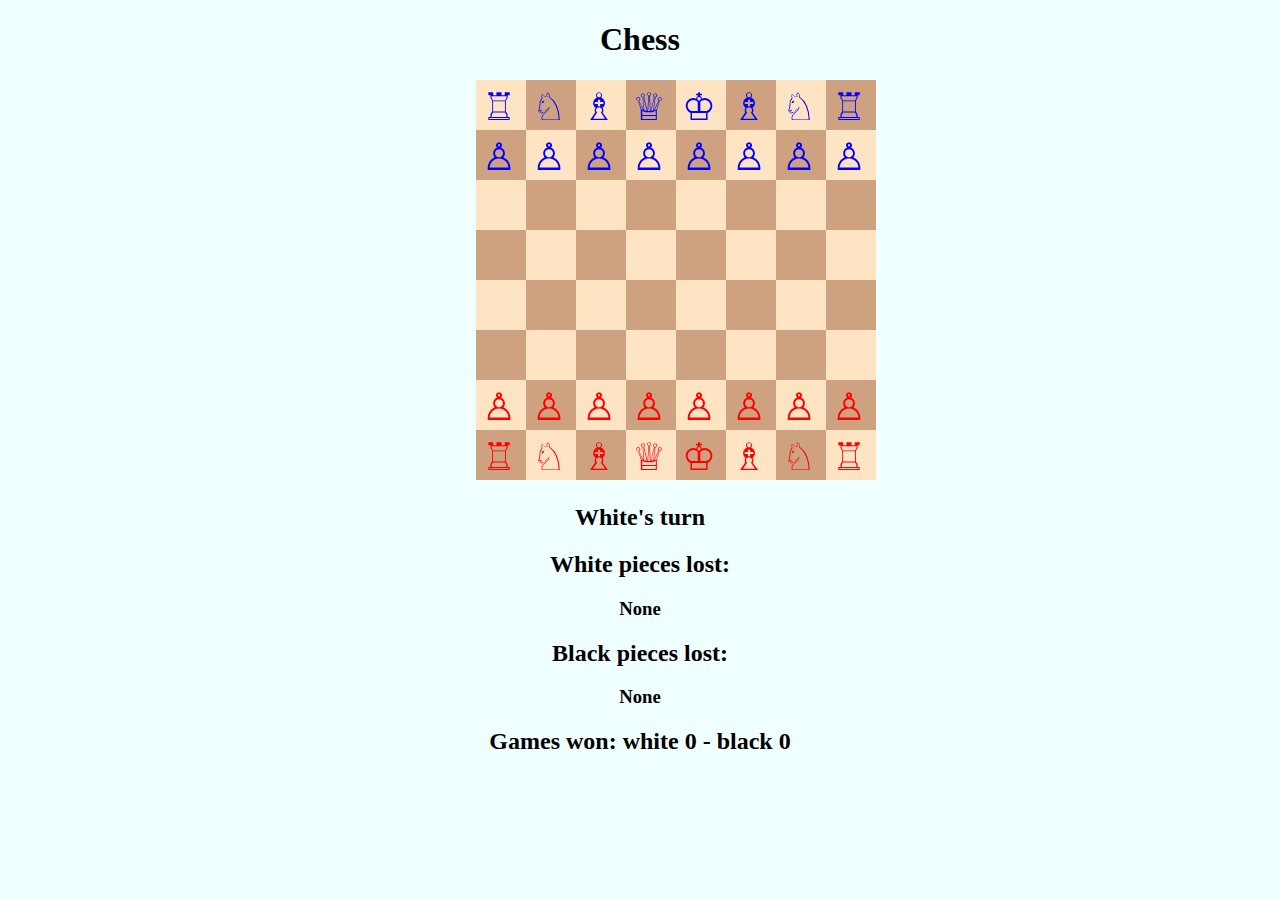
<file: mini/chess-master/chess-master/index.html>
<!DOCTYPE html>

<head>
    <title>Chess - Pascualex</title>
    <meta charset="UTF-8">
    <script type="text/javascript" src="./javascript/chess.js"></script>
	<style>
		h1,h2,h3{
			text-align:center;
		}
        body{
           background-color: #f0ffff;
        }
	</style>
</head>

<body>
    <h1>Chess</h1>
    <canvas id="chessCanvas" width="400" height="400" style="margin-left:37%;"></canvas>
    <h2 id="currentTeamText"></h2>
    <h2>White pieces lost:</h2>
    <h3 id="whiteCasualities"></h2>
    <h2>Black pieces lost:</h2>
    <h3 id="blackCasualities"></h2>
    <h2 id="totalVictories"></h2>
</body>
</file>
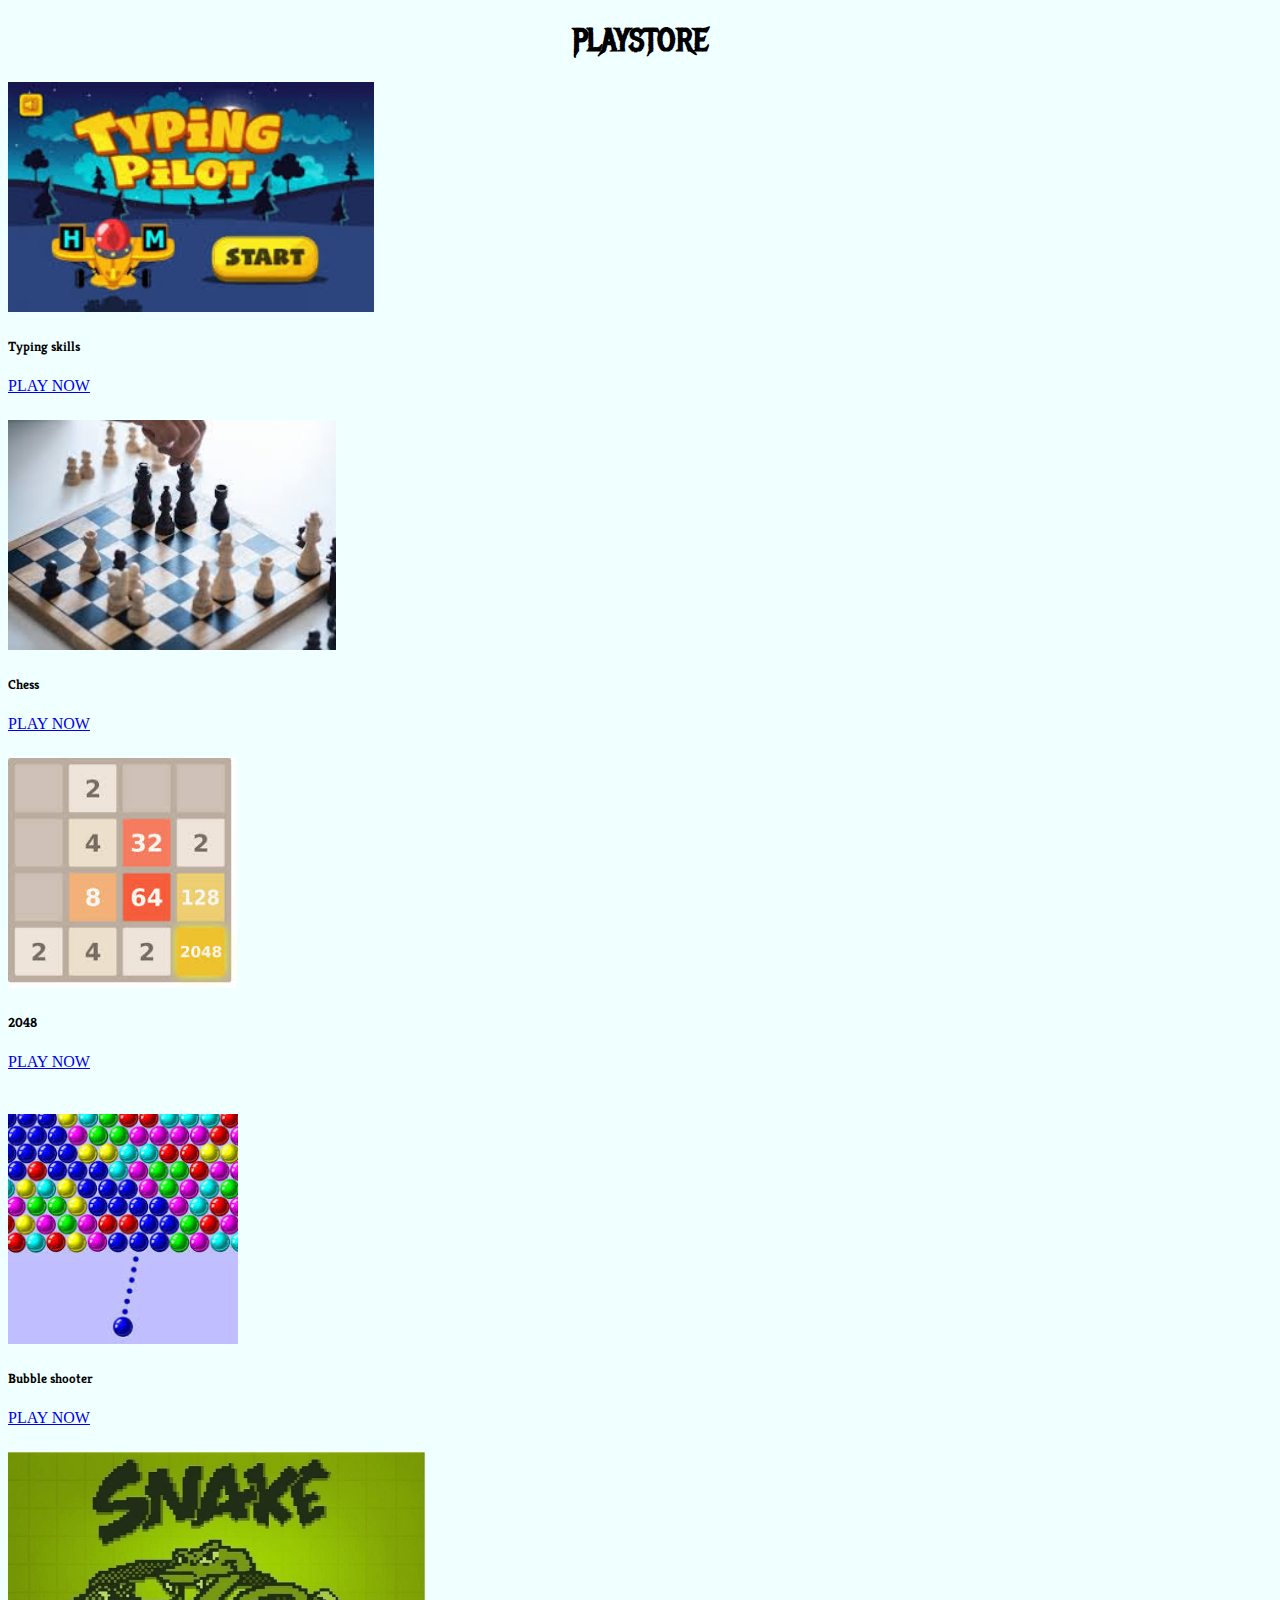
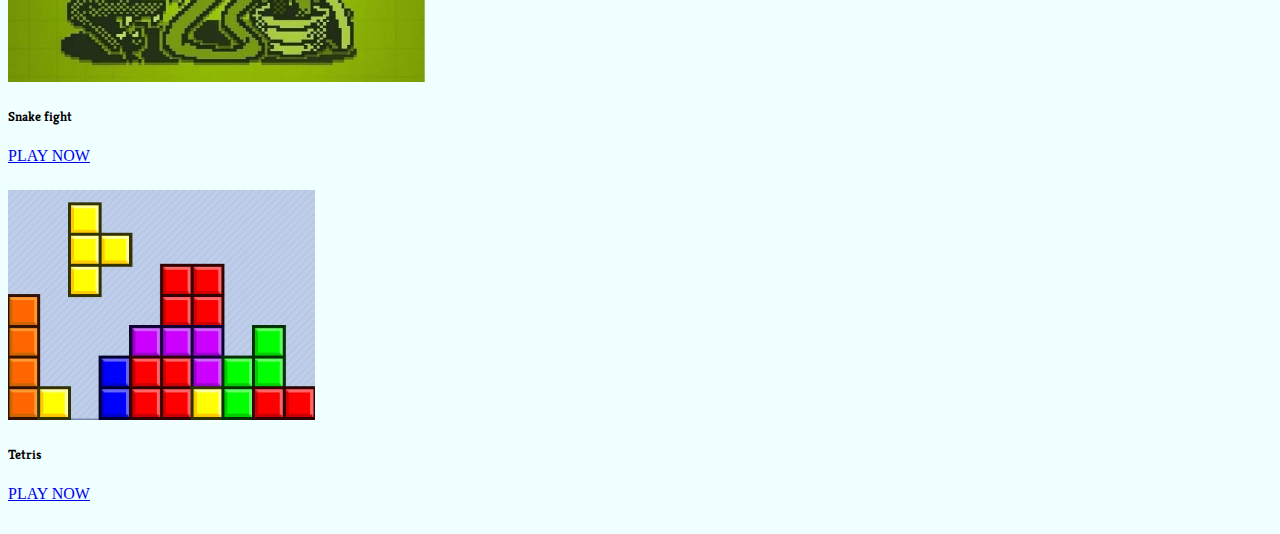
<file: mini/test.html>
<!DOCTYPE html>
<html>
<head>
	<title>Recreation Corner</title>
	<link rel="stylesheet" href="https://stackpath.bootstrapcdn.com/bootstrap/4.5.0/css/bootstrap.min.css" integrity="sha384-9aIt2nRpC12Uk9gS9baDl411NQApFmC26EwAOH8WgZl5MYYxFfc+NcPb1dKGj7Sk" crossorigin="anonymous">
	<script src="https://code.jquery.com/jquery-3.5.1.slim.min.js" integrity="sha384-DfXdz2htPH0lsSSs5nCTpuj/zy4C+OGpamoFVy38MVBnE+IbbVYUew+OrCXaRkfj" crossorigin="anonymous"></script>
<script src="https://cdn.jsdelivr.net/npm/popper.js@1.16.0/dist/umd/popper.min.js" integrity="sha384-Q6E9RHvbIyZFJoft+2mJbHaEWldlvI9IOYy5n3zV9zzTtmI3UksdQRVvoxMfooAo" crossorigin="anonymous"></script>
<script src="https://stackpath.bootstrapcdn.com/bootstrap/4.5.0/js/bootstrap.min.js" integrity="sha384-OgVRvuATP1z7JjHLkuOU7Xw704+h835Lr+6QL9UvYjZE3Ipu6Tp75j7Bh/kR0JKI" crossorigin="anonymous"></script>
<meta charset="utf-8">
    <meta name="viewport" content="width=device-width, initial-scale=1, shrink-to-fit=no">
    <link href="https://fonts.googleapis.com/css2?family=Metal+Mania&display=swap" rel="stylesheet"> 
    <link href="https://fonts.googleapis.com/css2?family=Kreon:wght@600&display=swap" rel="stylesheet"> 
<link rel="stylesheet" type="text/css" href="./test.css">
</head>
<body>
	<h1><center><b>PLAYSTORE</b></center></h1>
  <div class="container" style="margin-top: 20px;">
  <div class="row">
    <div class="col-sm">
      <div class="card" style="width: 18rem;height:21rem;">
  <img src="./images/typing.jfif" class="card-img-top" height=230px alt="...">
  <div class="card-body">
    <h5 class="card-title">Typing skills</h5>
    
    <a href="./typingGame/index.html" class="btn btn-primary">PLAY NOW</a>
  </div>
</div>
    </div>
    <div class="col-sm">
     <div class="card" style="width: 18rem; height: 21rem;">
  <img src="./images/chess.jfif" class="card-img-top" height=230px alt="...">
  <div class="card-body">
    <h5 class="card-title">Chess</h5>
    
    <a href="./chess-master/chess-master/index.html" class="btn btn-primary">PLAY NOW</a>
  </div>
</div>
    </div>
    <div class="col-sm">
      <div class="card" style="width: 18rem; height:21rem;">
  <img src="./images/2048.jfif" height=230px class="card-img-top" alt="...">
  <div class="card-body">
    <h5 class="card-title">2048</h5>
    
    <a href="./2048-master/index.html" class="btn btn-primary">PLAY NOW</a>
  </div>
</div>
    </div>
  </div>
</div>
<div class="container" style="margin-top:20px;">
  <div class="row">
    <div class="col-sm">
      <div class="card" style="width: 18rem;height:21rem;">
  <img src="./images/bubble.jfif" class="card-img-top" height=230px alt="...">
  <div class="card-body">
    <h5 class="card-title">Bubble shooter</h5>
   
    <a href="./Bubble-Shooter-HTML5/index.html" class="btn btn-primary">PLAY NOW</a>
  </div>
</div>
    </div>
    <div class="col-sm">
     <div class="card" style="width: 18rem;height:21rem;">
  <img src="./images/snake.jpg" height="230px" class="card-img-top" alt="...">
  <div class="card-body">
    <h5 class="card-title">Snake fight</h5>
    
    <a href="./TheSnakeGame/index.html" class="btn btn-primary" >PLAY NOW</a>
  </div>
</div>
    </div>
    <div class="col-sm">
      <div class="card" style="width: 18rem;height:21rem;">
  <img src="./images/tetris.jpg" height="230px" class="card-img-top" alt="...">
  <div class="card-body">
    <h5 class="card-title">Tetris</h5>
    
    <a href="./javascript-tetris/index.html" class="btn btn-primary">PLAY NOW</a>
  </div>
</div>
    </div>
  </div>
</div>
	

</body>
</html>
</file>
<file: mini/index.css>
.bg
{
	/* The image used */
  background-image: url(index.jpg);

  /* Full height */
  height: 100%;

  /* Center and scale the image nicely */
  background-position: center;
  background-repeat: no-repeat;
  background-size: cover;
}
</file>
<file: mini/2048-master/style/main.css>
@import url(fonts/clear-sans.css);
html, body {
  margin: 0;
  padding: 0;
  background: #faf8ef;
  color: #776e65;
  font-family: "Clear Sans", "Helvetica Neue", Arial, sans-serif;
  font-size: 18px; }

body {
  margin: 80px 0; }

.heading:after {
  content: "";
  display: block;
  clear: both; }

h1.title {
  font-size: 80px;
  font-weight: bold;
  margin: 0;
  display: block;
  float: left; }

@-webkit-keyframes move-up {
  0% {
    top: 25px;
    opacity: 1; }

  100% {
    top: -50px;
    opacity: 0; } }
@-moz-keyframes move-up {
  0% {
    top: 25px;
    opacity: 1; }

  100% {
    top: -50px;
    opacity: 0; } }
@keyframes move-up {
  0% {
    top: 25px;
    opacity: 1; }

  100% {
    top: -50px;
    opacity: 0; } }
.scores-container {
  float: right;
  text-align: right; }

.score-container, .best-container {
  position: relative;
  display: inline-block;
  background: #bbada0;
  padding: 15px 25px;
  font-size: 25px;
  height: 25px;
  line-height: 47px;
  font-weight: bold;
  border-radius: 3px;
  color: white;
  margin-top: 8px;
  text-align: center; }
  .score-container:after, .best-container:after {
    position: absolute;
    width: 100%;
    top: 10px;
    left: 0;
    text-transform: uppercase;
    font-size: 13px;
    line-height: 13px;
    text-align: center;
    color: #eee4da; }
  .score-container .score-addition, .best-container .score-addition {
    position: absolute;
    right: 30px;
    color: red;
    font-size: 25px;
    line-height: 25px;
    font-weight: bold;
    color: rgba(119, 110, 101, 0.9);
    z-index: 100;
    -webkit-animation: move-up 600ms ease-in;
    -moz-animation: move-up 600ms ease-in;
    animation: move-up 600ms ease-in;
    -webkit-animation-fill-mode: both;
    -moz-animation-fill-mode: both;
    animation-fill-mode: both; }

.score-container:after {
  content: "Score"; }

.best-container:after {
  content: "Best"; }

p {
  margin-top: 0;
  margin-bottom: 10px;
  line-height: 1.65; }

a {
  color: #776e65;
  font-weight: bold;
  text-decoration: underline;
  cursor: pointer; }

strong.important {
  text-transform: uppercase; }

hr {
  border: none;
  border-bottom: 1px solid #d8d4d0;
  margin-top: 20px;
  margin-bottom: 30px; }

.container {
  width: 500px;
  margin: 0 auto; }

@-webkit-keyframes fade-in {
  0% {
    opacity: 0; }

  100% {
    opacity: 1; } }
@-moz-keyframes fade-in {
  0% {
    opacity: 0; }

  100% {
    opacity: 1; } }
@keyframes fade-in {
  0% {
    opacity: 0; }

  100% {
    opacity: 1; } }
.game-container {
  margin-top: 40px;
  position: relative;
  padding: 15px;
  cursor: default;
  -webkit-touch-callout: none;
  -ms-touch-callout: none;
  -webkit-user-select: none;
  -moz-user-select: none;
  -ms-user-select: none;
  -ms-touch-action: none;
  touch-action: none;
  background: #bbada0;
  border-radius: 6px;
  width: 500px;
  height: 500px;
  -webkit-box-sizing: border-box;
  -moz-box-sizing: border-box;
  box-sizing: border-box; }
  .game-container .game-message {
    display: none;
    position: absolute;
    top: 0;
    right: 0;
    bottom: 0;
    left: 0;
    background: rgba(238, 228, 218, 0.5);
    z-index: 100;
    text-align: center;
    -webkit-animation: fade-in 800ms ease 1200ms;
    -moz-animation: fade-in 800ms ease 1200ms;
    animation: fade-in 800ms ease 1200ms;
    -webkit-animation-fill-mode: both;
    -moz-animation-fill-mode: both;
    animation-fill-mode: both; }
    .game-container .game-message p {
      font-size: 60px;
      font-weight: bold;
      height: 60px;
      line-height: 60px;
      margin-top: 222px; }
    .game-container .game-message .lower {
      display: block;
      margin-top: 59px; }
    .game-container .game-message a {
      display: inline-block;
      background: #8f7a66;
      border-radius: 3px;
      padding: 0 20px;
      text-decoration: none;
      color: #f9f6f2;
      height: 40px;
      line-height: 42px;
      margin-left: 9px; }
      .game-container .game-message a.keep-playing-button {
        display: none; }
    .game-container .game-message.game-won {
      background: rgba(237, 194, 46, 0.5);
      color: #f9f6f2; }
      .game-container .game-message.game-won a.keep-playing-button {
        display: inline-block; }
    .game-container .game-message.game-won, .game-container .game-message.game-over {
      display: block; }

.grid-container {
  position: absolute;
  z-index: 1; }

.grid-row {
  margin-bottom: 15px; }
  .grid-row:last-child {
    margin-bottom: 0; }
  .grid-row:after {
    content: "";
    display: block;
    clear: both; }

.grid-cell {
  width: 106.25px;
  height: 106.25px;
  margin-right: 15px;
  float: left;
  border-radius: 3px;
  background: rgba(238, 228, 218, 0.35); }
  .grid-cell:last-child {
    margin-right: 0; }

.tile-container {
  position: absolute;
  z-index: 2; }

.tile, .tile .tile-inner {
  width: 107px;
  height: 107px;
  line-height: 107px; }
.tile.tile-position-1-1 {
  -webkit-transform: translate(0px, 0px);
  -moz-transform: translate(0px, 0px);
  -ms-transform: translate(0px, 0px);
  transform: translate(0px, 0px); }
.tile.tile-position-1-2 {
  -webkit-transform: translate(0px, 121px);
  -moz-transform: translate(0px, 121px);
  -ms-transform: translate(0px, 121px);
  transform: translate(0px, 121px); }
.tile.tile-position-1-3 {
  -webkit-transform: translate(0px, 242px);
  -moz-transform: translate(0px, 242px);
  -ms-transform: translate(0px, 242px);
  transform: translate(0px, 242px); }
.tile.tile-position-1-4 {
  -webkit-transform: translate(0px, 363px);
  -moz-transform: translate(0px, 363px);
  -ms-transform: translate(0px, 363px);
  transform: translate(0px, 363px); }
.tile.tile-position-2-1 {
  -webkit-transform: translate(121px, 0px);
  -moz-transform: translate(121px, 0px);
  -ms-transform: translate(121px, 0px);
  transform: translate(121px, 0px); }
.tile.tile-position-2-2 {
  -webkit-transform: translate(121px, 121px);
  -moz-transform: translate(121px, 121px);
  -ms-transform: translate(121px, 121px);
  transform: translate(121px, 121px); }
.tile.tile-position-2-3 {
  -webkit-transform: translate(121px, 242px);
  -moz-transform: translate(121px, 242px);
  -ms-transform: translate(121px, 242px);
  transform: translate(121px, 242px); }
.tile.tile-position-2-4 {
  -webkit-transform: translate(121px, 363px);
  -moz-transform: translate(121px, 363px);
  -ms-transform: translate(121px, 363px);
  transform: translate(121px, 363px); }
.tile.tile-position-3-1 {
  -webkit-transform: translate(242px, 0px);
  -moz-transform: translate(242px, 0px);
  -ms-transform: translate(242px, 0px);
  transform: translate(242px, 0px); }
.tile.tile-position-3-2 {
  -webkit-transform: translate(242px, 121px);
  -moz-transform: translate(242px, 121px);
  -ms-transform: translate(242px, 121px);
  transform: translate(242px, 121px); }
.tile.tile-position-3-3 {
  -webkit-transform: translate(242px, 242px);
  -moz-transform: translate(242px, 242px);
  -ms-transform: translate(242px, 242px);
  transform: translate(242px, 242px); }
.tile.tile-position-3-4 {
  -webkit-transform: translate(242px, 363px);
  -moz-transform: translate(242px, 363px);
  -ms-transform: translate(242px, 363px);
  transform: translate(242px, 363px); }
.tile.tile-position-4-1 {
  -webkit-transform: translate(363px, 0px);
  -moz-transform: translate(363px, 0px);
  -ms-transform: translate(363px, 0px);
  transform: translate(363px, 0px); }
.tile.tile-position-4-2 {
  -webkit-transform: translate(363px, 121px);
  -moz-transform: translate(363px, 121px);
  -ms-transform: translate(363px, 121px);
  transform: translate(363px, 121px); }
.tile.tile-position-4-3 {
  -webkit-transform: translate(363px, 242px);
  -moz-transform: translate(363px, 242px);
  -ms-transform: translate(363px, 242px);
  transform: translate(363px, 242px); }
.tile.tile-position-4-4 {
  -webkit-transform: translate(363px, 363px);
  -moz-transform: translate(363px, 363px);
  -ms-transform: translate(363px, 363px);
  transform: translate(363px, 363px); }

.tile {
  position: absolute;
  -webkit-transition: 100ms ease-in-out;
  -moz-transition: 100ms ease-in-out;
  transition: 100ms ease-in-out;
  -webkit-transition-property: -webkit-transform;
  -moz-transition-property: -moz-transform;
  transition-property: transform; }
  .tile .tile-inner {
    border-radius: 3px;
    background: #eee4da;
    text-align: center;
    font-weight: bold;
    z-index: 10;
    font-size: 55px; }
  .tile.tile-2 .tile-inner {
    background: #eee4da;
    box-shadow: 0 0 30px 10px rgba(243, 215, 116, 0), inset 0 0 0 1px rgba(255, 255, 255, 0); }
  .tile.tile-4 .tile-inner {
    background: #ede0c8;
    box-shadow: 0 0 30px 10px rgba(243, 215, 116, 0), inset 0 0 0 1px rgba(255, 255, 255, 0); }
  .tile.tile-8 .tile-inner {
    color: #f9f6f2;
    background: #f2b179; }
  .tile.tile-16 .tile-inner {
    color: #f9f6f2;
    background: #f59563; }
  .tile.tile-32 .tile-inner {
    color: #f9f6f2;
    background: #f67c5f; }
  .tile.tile-64 .tile-inner {
    color: #f9f6f2;
    background: #f65e3b; }
  .tile.tile-128 .tile-inner {
    color: #f9f6f2;
    background: #edcf72;
    box-shadow: 0 0 30px 10px rgba(243, 215, 116, 0.2381), inset 0 0 0 1px rgba(255, 255, 255, 0.14286);
    font-size: 45px; }
    @media screen and (max-width: 520px) {
      .tile.tile-128 .tile-inner {
        font-size: 25px; } }
  .tile.tile-256 .tile-inner {
    color: #f9f6f2;
    background: #edcc61;
    box-shadow: 0 0 30px 10px rgba(243, 215, 116, 0.31746), inset 0 0 0 1px rgba(255, 255, 255, 0.19048);
    font-size: 45px; }
    @media screen and (max-width: 520px) {
      .tile.tile-256 .tile-inner {
        font-size: 25px; } }
  .tile.tile-512 .tile-inner {
    color: #f9f6f2;
    background: #edc850;
    box-shadow: 0 0 30px 10px rgba(243, 215, 116, 0.39683), inset 0 0 0 1px rgba(255, 255, 255, 0.2381);
    font-size: 45px; }
    @media screen and (max-width: 520px) {
      .tile.tile-512 .tile-inner {
        font-size: 25px; } }
  .tile.tile-1024 .tile-inner {
    color: #f9f6f2;
    background: #edc53f;
    box-shadow: 0 0 30px 10px rgba(243, 215, 116, 0.47619), inset 0 0 0 1px rgba(255, 255, 255, 0.28571);
    font-size: 35px; }
    @media screen and (max-width: 520px) {
      .tile.tile-1024 .tile-inner {
        font-size: 15px; } }
  .tile.tile-2048 .tile-inner {
    color: #f9f6f2;
    background: #edc22e;
    box-shadow: 0 0 30px 10px rgba(243, 215, 116, 0.55556), inset 0 0 0 1px rgba(255, 255, 255, 0.33333);
    font-size: 35px; }
    @media screen and (max-width: 520px) {
      .tile.tile-2048 .tile-inner {
        font-size: 15px; } }
  .tile.tile-super .tile-inner {
    color: #f9f6f2;
    background: #3c3a32;
    font-size: 30px; }
    @media screen and (max-width: 520px) {
      .tile.tile-super .tile-inner {
        font-size: 10px; } }

@-webkit-keyframes appear {
  0% {
    opacity: 0;
    -webkit-transform: scale(0);
    -moz-transform: scale(0);
    -ms-transform: scale(0);
    transform: scale(0); }

  100% {
    opacity: 1;
    -webkit-transform: scale(1);
    -moz-transform: scale(1);
    -ms-transform: scale(1);
    transform: scale(1); } }
@-moz-keyframes appear {
  0% {
    opacity: 0;
    -webkit-transform: scale(0);
    -moz-transform: scale(0);
    -ms-transform: scale(0);
    transform: scale(0); }

  100% {
    opacity: 1;
    -webkit-transform: scale(1);
    -moz-transform: scale(1);
    -ms-transform: scale(1);
    transform: scale(1); } }
@keyframes appear {
  0% {
    opacity: 0;
    -webkit-transform: scale(0);
    -moz-transform: scale(0);
    -ms-transform: scale(0);
    transform: scale(0); }

  100% {
    opacity: 1;
    -webkit-transform: scale(1);
    -moz-transform: scale(1);
    -ms-transform: scale(1);
    transform: scale(1); } }
.tile-new .tile-inner {
  -webkit-animation: appear 200ms ease 100ms;
  -moz-animation: appear 200ms ease 100ms;
  animation: appear 200ms ease 100ms;
  -webkit-animation-fill-mode: backwards;
  -moz-animation-fill-mode: backwards;
  animation-fill-mode: backwards; }

@-webkit-keyframes pop {
  0% {
    -webkit-transform: scale(0);
    -moz-transform: scale(0);
    -ms-transform: scale(0);
    transform: scale(0); }

  50% {
    -webkit-transform: scale(1.2);
    -moz-transform: scale(1.2);
    -ms-transform: scale(1.2);
    transform: scale(1.2); }

  100% {
    -webkit-transform: scale(1);
    -moz-transform: scale(1);
    -ms-transform: scale(1);
    transform: scale(1); } }
@-moz-keyframes pop {
  0% {
    -webkit-transform: scale(0);
    -moz-transform: scale(0);
    -ms-transform: scale(0);
    transform: scale(0); }

  50% {
    -webkit-transform: scale(1.2);
    -moz-transform: scale(1.2);
    -ms-transform: scale(1.2);
    transform: scale(1.2); }

  100% {
    -webkit-transform: scale(1);
    -moz-transform: scale(1);
    -ms-transform: scale(1);
    transform: scale(1); } }
@keyframes pop {
  0% {
    -webkit-transform: scale(0);
    -moz-transform: scale(0);
    -ms-transform: scale(0);
    transform: scale(0); }

  50% {
    -webkit-transform: scale(1.2);
    -moz-transform: scale(1.2);
    -ms-transform: scale(1.2);
    transform: scale(1.2); }

  100% {
    -webkit-transform: scale(1);
    -moz-transform: scale(1);
    -ms-transform: scale(1);
    transform: scale(1); } }
.tile-merged .tile-inner {
  z-index: 20;
  -webkit-animation: pop 200ms ease 100ms;
  -moz-animation: pop 200ms ease 100ms;
  animation: pop 200ms ease 100ms;
  -webkit-animation-fill-mode: backwards;
  -moz-animation-fill-mode: backwards;
  animation-fill-mode: backwards; }

.above-game:after {
  content: "";
  display: block;
  clear: both; }

.game-intro {
  float: left;
  line-height: 42px;
  margin-bottom: 0; }

.restart-button {
  display: inline-block;
  background: #8f7a66;
  border-radius: 3px;
  padding: 0 20px;
  text-decoration: none;
  color: #f9f6f2;
  height: 40px;
  line-height: 42px;
  display: block;
  text-align: center;
  float: right; }

.game-explanation {
  margin-top: 50px; }

@media screen and (max-width: 520px) {
  html, body {
    font-size: 15px; }

  body {
    margin: 20px 0;
    padding: 0 20px; }

  h1.title {
    font-size: 27px;
    margin-top: 15px; }

  .container {
    width: 280px;
    margin: 0 auto; }

  .score-container, .best-container {
    margin-top: 0;
    padding: 15px 10px;
    min-width: 40px; }

  .heading {
    margin-bottom: 10px; }

  .game-intro {
    width: 55%;
    display: block;
    box-sizing: border-box;
    line-height: 1.65; }

  .restart-button {
    width: 42%;
    padding: 0;
    display: block;
    box-sizing: border-box;
    margin-top: 2px; }

  .game-container {
    margin-top: 17px;
    position: relative;
    padding: 10px;
    cursor: default;
    -webkit-touch-callout: none;
    -ms-touch-callout: none;
    -webkit-user-select: none;
    -moz-user-select: none;
    -ms-user-select: none;
    -ms-touch-action: none;
    touch-action: none;
    background: #bbada0;
    border-radius: 6px;
    width: 280px;
    height: 280px;
    -webkit-box-sizing: border-box;
    -moz-box-sizing: border-box;
    box-sizing: border-box; }
    .game-container .game-message {
      display: none;
      position: absolute;
      top: 0;
      right: 0;
      bottom: 0;
      left: 0;
      background: rgba(238, 228, 218, 0.5);
      z-index: 100;
      text-align: center;
      -webkit-animation: fade-in 800ms ease 1200ms;
      -moz-animation: fade-in 800ms ease 1200ms;
      animation: fade-in 800ms ease 1200ms;
      -webkit-animation-fill-mode: both;
      -moz-animation-fill-mode: both;
      animation-fill-mode: both; }
      .game-container .game-message p {
        font-size: 60px;
        font-weight: bold;
        height: 60px;
        line-height: 60px;
        margin-top: 222px; }
      .game-container .game-message .lower {
        display: block;
        margin-top: 59px; }
      .game-container .game-message a {
        display: inline-block;
        background: #8f7a66;
        border-radius: 3px;
        padding: 0 20px;
        text-decoration: none;
        color: #f9f6f2;
        height: 40px;
        line-height: 42px;
        margin-left: 9px; }
        .game-container .game-message a.keep-playing-button {
          display: none; }
      .game-container .game-message.game-won {
        background: rgba(237, 194, 46, 0.5);
        color: #f9f6f2; }
        .game-container .game-message.game-won a.keep-playing-button {
          display: inline-block; }
      .game-container .game-message.game-won, .game-container .game-message.game-over {
        display: block; }

  .grid-container {
    position: absolute;
    z-index: 1; }

  .grid-row {
    margin-bottom: 10px; }
    .grid-row:last-child {
      margin-bottom: 0; }
    .grid-row:after {
      content: "";
      display: block;
      clear: both; }

  .grid-cell {
    width: 57.5px;
    height: 57.5px;
    margin-right: 10px;
    float: left;
    border-radius: 3px;
    background: rgba(238, 228, 218, 0.35); }
    .grid-cell:last-child {
      margin-right: 0; }

  .tile-container {
    position: absolute;
    z-index: 2; }

  .tile, .tile .tile-inner {
    width: 58px;
    height: 58px;
    line-height: 58px; }
  .tile.tile-position-1-1 {
    -webkit-transform: translate(0px, 0px);
    -moz-transform: translate(0px, 0px);
    -ms-transform: translate(0px, 0px);
    transform: translate(0px, 0px); }
  .tile.tile-position-1-2 {
    -webkit-transform: translate(0px, 67px);
    -moz-transform: translate(0px, 67px);
    -ms-transform: translate(0px, 67px);
    transform: translate(0px, 67px); }
  .tile.tile-position-1-3 {
    -webkit-transform: translate(0px, 135px);
    -moz-transform: translate(0px, 135px);
    -ms-transform: translate(0px, 135px);
    transform: translate(0px, 135px); }
  .tile.tile-position-1-4 {
    -webkit-transform: translate(0px, 202px);
    -moz-transform: translate(0px, 202px);
    -ms-transform: translate(0px, 202px);
    transform: translate(0px, 202px); }
  .tile.tile-position-2-1 {
    -webkit-transform: translate(67px, 0px);
    -moz-transform: translate(67px, 0px);
    -ms-transform: translate(67px, 0px);
    transform: translate(67px, 0px); }
  .tile.tile-position-2-2 {
    -webkit-transform: translate(67px, 67px);
    -moz-transform: translate(67px, 67px);
    -ms-transform: translate(67px, 67px);
    transform: translate(67px, 67px); }
  .tile.tile-position-2-3 {
    -webkit-transform: translate(67px, 135px);
    -moz-transform: translate(67px, 135px);
    -ms-transform: translate(67px, 135px);
    transform: translate(67px, 135px); }
  .tile.tile-position-2-4 {
    -webkit-transform: translate(67px, 202px);
    -moz-transform: translate(67px, 202px);
    -ms-transform: translate(67px, 202px);
    transform: translate(67px, 202px); }
  .tile.tile-position-3-1 {
    -webkit-transform: translate(135px, 0px);
    -moz-transform: translate(135px, 0px);
    -ms-transform: translate(135px, 0px);
    transform: translate(135px, 0px); }
  .tile.tile-position-3-2 {
    -webkit-transform: translate(135px, 67px);
    -moz-transform: translate(135px, 67px);
    -ms-transform: translate(135px, 67px);
    transform: translate(135px, 67px); }
  .tile.tile-position-3-3 {
    -webkit-transform: translate(135px, 135px);
    -moz-transform: translate(135px, 135px);
    -ms-transform: translate(135px, 135px);
    transform: translate(135px, 135px); }
  .tile.tile-position-3-4 {
    -webkit-transform: translate(135px, 202px);
    -moz-transform: translate(135px, 202px);
    -ms-transform: translate(135px, 202px);
    transform: translate(135px, 202px); }
  .tile.tile-position-4-1 {
    -webkit-transform: translate(202px, 0px);
    -moz-transform: translate(202px, 0px);
    -ms-transform: translate(202px, 0px);
    transform: translate(202px, 0px); }
  .tile.tile-position-4-2 {
    -webkit-transform: translate(202px, 67px);
    -moz-transform: translate(202px, 67px);
    -ms-transform: translate(202px, 67px);
    transform: translate(202px, 67px); }
  .tile.tile-position-4-3 {
    -webkit-transform: translate(202px, 135px);
    -moz-transform: translate(202px, 135px);
    -ms-transform: translate(202px, 135px);
    transform: translate(202px, 135px); }
  .tile.tile-position-4-4 {
    -webkit-transform: translate(202px, 202px);
    -moz-transform: translate(202px, 202px);
    -ms-transform: translate(202px, 202px);
    transform: translate(202px, 202px); }

  .tile .tile-inner {
    font-size: 35px; }

  .game-message p {
    font-size: 30px !important;
    height: 30px !important;
    line-height: 30px !important;
    margin-top: 90px !important; }
  .game-message .lower {
    margin-top: 30px !important; } }
</file>
<file: mini/Oop-game-treehouse/css/styles.css>
/* Main styles */
@import url('https://fonts.googleapis.com/css?family=Open+Sans:400,700&Roboto:300');

/* Variables */

:root {
  --color-win: #78CF82;
  --color-lose: #D94545;
  --color-start: #5b85b7;
  --color-neutral: #445069;
  --color-neutral-light: #D2D2D2;
  --color-keys: #37474F;
  --color-keys-light: #E5E5E5;
  --font-size-large: 60px;
  --font-size-medium: 20px;
  --transition: all .2s ease-in-out;
}

/* main */

* {
  box-sizing: border-box;
  font-family: 'Montserrat', sans-serif;
}

body {
  justify-content: space-evenly;
  flex-direction: column;
  display: flex;
  height: 100vh;
}

li, ol, ul {
  padding: 0;
  display: inline-block;
}

h2 {
  margin: 0;
  text-transform: uppercase;
  font-size: var(--font-size-large);
  margin: 0;
}

h1 {
  font-size: 30px;
}

button {
  margin: 6px;
  border: 1px solid transparent;
  padding: .5rem 1rem;
  color: var(--color-keys);
  font-size: var(--font-size-medium);
  background-color: var(--color-keys-light);
  border-radius: 5px;
  -webkit-transition: var(--transition);
  -o-transition: var(--transition);
  transition: var(--transition);
  cursor: pointer;
}

#btn__reset {
	width: 200px;
	margin: 0 auto;
}

.main-container {
  display: flex;
  flex-direction: column;
  justify-content: space-around;
  height: 100%;
  max-height: 900px;
  text-align: center;
}

.section {
  width: 100%;
  padding: 10px;
}

#phrase ul li{
  margin-top: 15px;
}

/* Title */

.header {
  color: #3a3f58;
}


/* Phrase */

.letter {
  font-size: var(--font-size-medium);
  height: 65px;
  width: 65px;
  padding: 20px 1px 0 1px;
  margin-right: 2px;
  color: transparent;
  background: var(--color-neutral-light);
  border-radius: 5px;
}

.space {
  width: 15px;
}



.show {
  color: #fff;
  background-color: #4ac0d5;
  font-size: 20px;
  height: 65px;
  width: 65px;
  padding: 20px 1px 0 1px;
  margin-right: 2px;
  border-radius: 5px;
  -webkit-animation-duration: .5s;
  animation-duration: .5s;
}


/* Keyboard */

.keyrow {
  display: flex;
  justify-content: center;
}

.chosen {
  background: #3a3f58;
  border-radius: 5px;
  font-size: var(--font-size-medium);
  color: #FFFFFF;
}

.wrong {
  background: #f7a964;
  color: #FFFFFF;
}

.btn__reset {
  padding: 16px;
  margin: 50px auto;
  background: #f7a964;
  border-radius: 5px;
  font-size: 20px;
  cursor: pointer;
  border-bottom: solid 4px rgba(0, 0, 0, .3);
  border-right: solid 3px rgba(0, 0, 0, .3)
}

.btn__reset:active {
  padding: 14px 16px 16px 14px;
  border-bottom: solid 4px rgba(0, 0, 0, 0);
  border-right: solid 3px rgba(0, 0, 0, 0);
}


/* Overlay */

#overlay {
  display: flex;
  flex-direction: column;
  position: fixed;
  color: #FFFFFF;
  justify-content: center;
  top: 0;
  bottom: 0;
  left: 0;
  right: 0;
  border-radius: 5px;
}

.title {
  color: #FFF;
}

.start {
  background-color: #3a3f58;
}

.start a {
  color: #fff;
}

.win {
  background-color: var(--color-win);
}

.win a {
  color: var(--color-win);
}

.lose {
  background-color: #f5785f;
}

.lose a {
  color: var(--color-lose);
}

#PhraseInputField {
  border-radius: 25px;
  display: block;
  margin : 0 auto;
  margin-top: 10px;
  width: 400px;
  padding: 12px 20px;
}

#btn__submit {
  width: 200px;
	margin: 0 auto;
  font-size: 16px;
  font-size: var(--font-size-medium);
  padding: .5rem 1rem;
      font-family: 'Montserrat', sans-serif;
}
</file>
<file: mini/TheSnakeGame/style.css>
@import url('https://fonts.googleapis.com/css?family=Montserrat:400,500,700,900&display=swap');
@import url('https://fonts.googleapis.com/css2?family=Righteous&display=swap');


body{
    background: #ecf0f1;
}
header{

    align-items: center;
    display: flex;  
    justify-content: center;
    background: #ecf0f1;
}
.logo1{

    font-family: Montserrat;
    font-size: 50px;
    color:DodgerBlue;
    text-align: center;
    transition: color 0.8s;
    transition: transform 0.8s;
    border-bottom: 3px solid DodgerBlue;
    padding-bottom: .25em;
    text-decoration: none;    

}
.logo1:hover{
    
    color: DodgerBlue;
    transform: scale(1.5);
    background-image: url("data:image/svg+xml;charset=utf8,%3Csvg id='squiggle-link' xmlns='http://www.w3.org/2000/svg' xmlns:xlink='http://www.w3.org/1999/xlink' xmlns:ev='http://www.w3.org/2001/xml-events' viewBox='0 0 20 4'%3E%3Cstyle type='text/css'%3E.squiggle{animation:shift .3s linear infinite;}@keyframes shift {from {transform:translateX(0);}to {transform:translateX(-20px);}}%3C/style%3E%3Cpath fill='none' stroke='DodgerBlue' stroke-width='2' class='squiggle' d='M0,3.5 c 5,0,5,-3,10,-3 s 5,3,10,3 c 5,0,5,-3,10,-3 s 5,3,10,3'/%3E%3C/svg%3E");    
    background-position: bottom;
    background-repeat: repeat-x;
    background-size: 10%;
    border-bottom: 0;
    padding-bottom: .3em;
    text-decoration: none;      
        
}
.game {
    display: flex;
    align-items: center;
    justify-content: center;    

    
}
.frame{
    transition: transform 0.8s

}
.frame:hover{
    transform: scale(1.1);
}
</file>
<file: mini/typingGame/css/style.css>
/*
// Google font
font-family: 'Source Code Pro', monospace;
font-family: 'Kalam', cursive;
font-family: 'Boogaloo', cursive;
font-family: 'VT323', monospace;
font-family: 'Ceviche One', cursive; */

*{
    margin: 0;
}
body{
    font-family: 'Boogaloo', cursive;
    background: #ADA996;  /* fallback for old browsers */
    background: -webkit-linear-gradient(to right, #EAEAEA, #DBDBDB, #F2F2F2, #ADA996);  /* Chrome 10-25, Safari 5.1-6 */
    background: linear-gradient(to right, #EAEAEA, #DBDBDB, #F2F2F2, #ADA996); /* W3C, IE 10+/ Edge, Firefox 16+, Chrome 26+, Opera 12+, Safari 7+ */  
    height: 100vh;
    overflow: hidden;
}
footer{
    width: 100%;
    background-color: #333;
    color: #EEE;
    text-align: center;
    padding: 1em;
}
footer img{
    width: 30px;
    background-color: #EEE;
    padding: 2px;
    border-radius: 4px;
}
.menuInfo{
    min-height: 80vh;
}
#optionBtn{
    cursor: pointer;
}
header{
    background: -webkit-linear-gradient(to left, #24243e, #302b63, #0f0c29);  /* Chrome 10-25, Safari 5.1-6 */
    background: linear-gradient(to left, #24243e, #302b63, #0f0c29); /* W3C, IE 10+/ Edge, Firefox 16+, Chrome 26+, Opera 12+, Safari 7+ */
    color: #DBDBDB;
}
.slide{
    position: absolute;
    background-color: rgb(255, 255, 255);
    left: 0;
    right: 0;
    bottom: 0;
    top: 100%;
    z-index: 10;
    box-shadow: #444 1px 0 6px 2px;
    transition: .2s ease;
    opacity: 0;
}
.slideIn{
    opacity: 1;
    top: 48px;
}
.menuCard{
    font-family: 'Kalam', cursive;
    box-shadow: 0 1px 3px 0 rgba(0, 0, 0, 0.3);
    border: none;
}
div button{
    width: 120px;
    margin: 5px auto;
    cursor: pointer;
    border: none;
    box-shadow: 0 1px 3px 0 rgba(0, 0, 0, 0.3);
}
#current-word{
    /* font-family: 'Source Code Pro', monospace; */
    font-family: 'VT323', monospace;
}
</file>
<file: mini/test.css>
body{
	background-color: #F0FFFF; 
}
h1{
	font-family: 'Metal Mania', cursive;
	font-style:bold;
}
h5,p
{
	font-family: 'Kreon', serif;
	text-align:left;
}
.btn-primary
{
	margin:0rem;
	margin-bottom: 1px;

}
.col-sm{
	margin-bottom: 2px;
}
</file>
